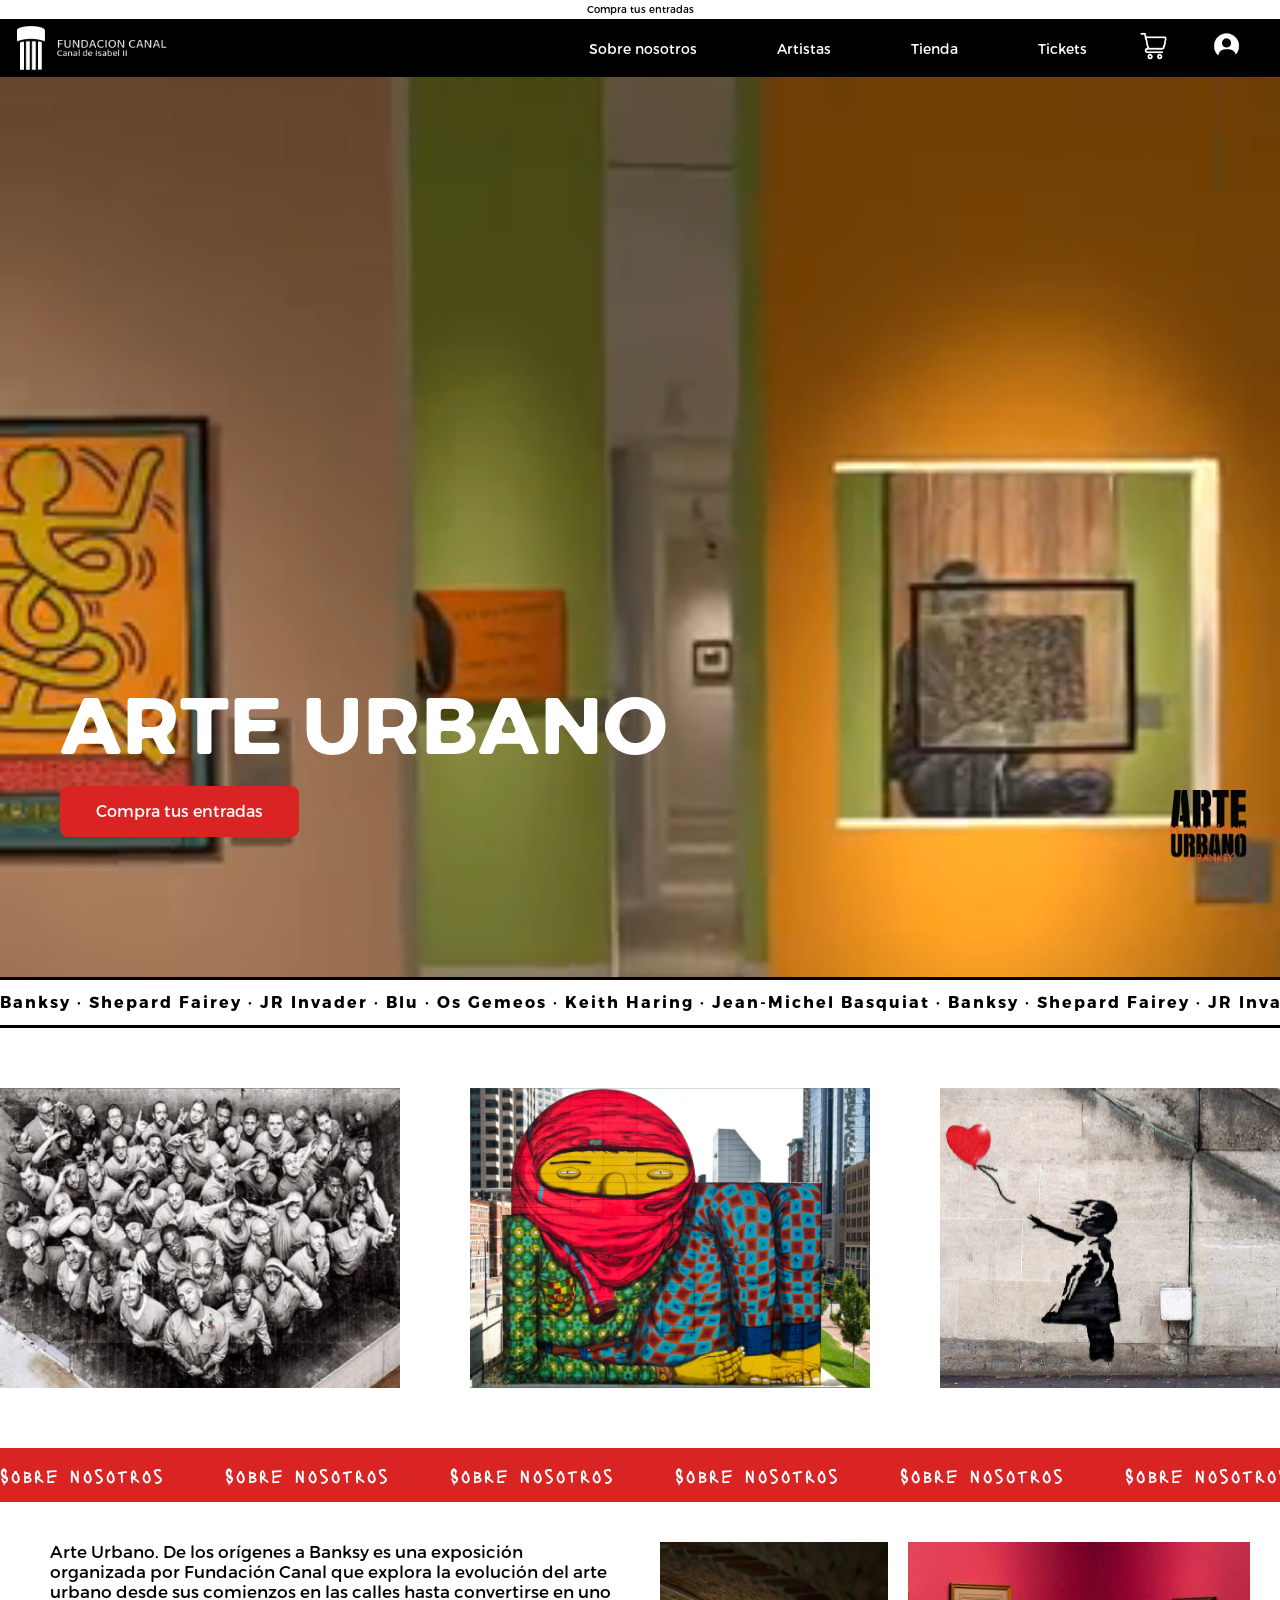
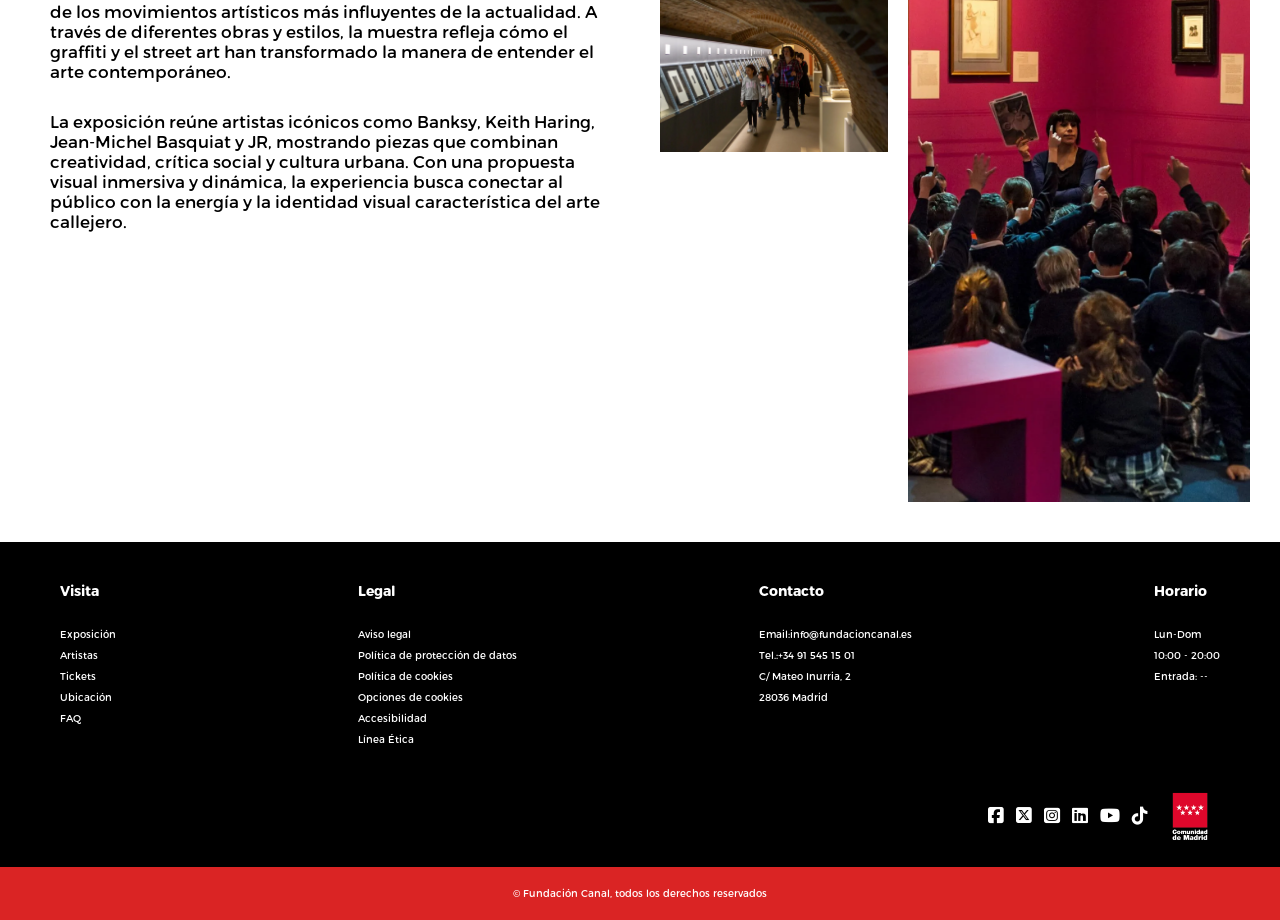
<file: index.html>
<!DOCTYPE html>
<html lang="en">
<head>
    <meta charset="UTF-8">
    <meta name="viewport" content="width=device-width, initial-scale=1.0">
    <title>Home</title>
    <link rel="stylesheet" href="https://cdnjs.cloudflare.com/ajax/libs/font-awesome/6.5.0/css/all.min.css">
    <link rel="stylesheet" href="CSS/style.css">
</head>
<body>
    <div class="compra-entradas">
        <a href="">Compra tus entradas</a>
    </div>

    <header>

        <!-- LOGO FUNDACION CANAL -->
        <img class="LOGO" src="media/img/LOGO_CANAL.webp" alt="Logo">

        <!-- Menú desktop -->
        <nav class="nav-desktop">
            <ul class="menu-desktop">
                <li><a href="#">Sobre nosotros</a></li>
                <li><a href="#">Artistas</a></li>
                <li><a href="#">Tienda</a></li>
                <li><a href="#">Tickets</a></li>
            </ul>
        </nav>

        <div class="header-icons">
            <a href=""><img class="carrito_compra" src="media/img/icono_compra.webp" alt="carrito_compra"></a>
            
            <a href=""><img class="user" src="media/img/icono_user.webp" alt="User"></a>
        </div>

     <!-- Icono hamnburguesa ( y x) (ADRINA)-->
        <input type="checkbox" id="sideMenu" class="side-menu">
        <label class="hamb" for="sideMenu">
            <i class="fa-solid fa-bars"></i>
            <i class="fa-solid fa-xmark"></i>
        </label>

        <!-- MENU CELULAR -->
        <nav class="nav-mobile">
            <ul class="menu-mobile">
                <li><a href="#">Sobre nosotros</a></li>
                <li><a href="#">Artistas</a></li>
                <li><a href="#">Tienda</a></li>
                <li><a href="#">Tickets</a></li>
            </ul>
        </nav>
    </header>

        <!-- HERO -->
    <div id="hero">
        <video autoplay muted loop playsinline src="media/video/mudeo-de-arte-urbano.webm"></video>
        <div class="hero-content">
            <h1>ARTE URBANO</h1>
            <a href="#" class="btn-cta">Compra tus entradas</a>
        </div>
    </div>

        <!--ARTISITAS -->
    <div class="obras">
        <div class="obras-track">
            <span>Banksy · Shepard Fairey · JR Invader · Blu · Os Gemeos · Keith Haring · Jean-Michel Basquiat · Banksy · Shepard Fairey · JR Invader · Blu · Os Gemeos · Keith Haring · Jean-Michel Basquiat · Banksy · Shepard Fairey · JR Invader · Blu · Os Gemeos · Keith Haring · Jean-Michel Basquiat · Banksy · Shepard Fairey · JR Invader · Blu · Os Gemeos · Keith Haring · Jean-Michel Basquiat ·</span>
        </div>
    </div>

    <!-- CARRUSEL DE IMAGENES -->
    <div class="carrusel">
        <div class="carrusel-track">
            <img src="media/img/Obra_1.webp" alt="">
            <img src="media/img/Obra_2.webp" alt="">
            <img src="media/img/Obra_3.webp" alt="">
            <img src="media/img/Obra_4.webp" alt="">
            <img src="media/img/Obra_5.webp" alt="">
            <img src="media/img/Obra_6.webp" alt="">
            <img src="media/img/Obra_1.webp" alt="">
            <img src="media/img/Obra_2.webp" alt="">
            <img src="media/img/Obra_3.webp" alt="">
            <img src="media/img/Obra_4.webp" alt="">
            <img src="media/img/Obra_5.webp" alt="">
            <img src="media/img/Obra_6.webp" alt="">            

        </div>
    </div>

    <!-- TIRA DE SOBRE NOSOTROS -->
    <div class="sobrenosotros">
         <div class="sobrenosotros-track">
             <span> Sobre  nosotros </span>
             <span> Sobre  nosotros </span>
             <span> Sobre  nosotros </span>
             <span> Sobre  nosotros </span>
             <span> Sobre  nosotros </span>
             <span> Sobre  nosotros </span>
             <span> Sobre  nosotros </span>
             <span> Sobre  nosotros </span>
             <span> Sobre  nosotros </span>
             <span> Sobre  nosotros </span>
             <span> Sobre  nosotros </span>
             <span> Sobre  nosotros </span>
             <span> Sobre  nosotros </span>
        </div>
    </div>


    <section class="sect-sobre-noso">
        <div class="texto-sobre-noso">
            <p>Arte Urbano. De los orígenes a Banksy es una exposición organizada por Fundación Canal que explora la evolución del arte urbano desde sus comienzos en las calles hasta convertirse en uno de los movimientos artísticos más influyentes de la actualidad. A través de diferentes obras y estilos, la muestra refleja cómo el graffiti y el street art han transformado la manera de entender el arte contemporáneo.</p>
            <p>La exposición reúne artistas icónicos como Banksy, Keith Haring, Jean-Michel Basquiat y JR, mostrando piezas que combinan creatividad, crítica social y cultura urbana. Con una propuesta visual inmersiva y dinámica, la experiencia busca conectar al público con la energía y la identidad visual característica del arte callejero.</p>
        </div>
        <div class="img-sobre-noso">
            <img src="media/img/sobrenosotros_2.webp" alt="">
            <img src="media/img/sobrenosotros_1.webp" alt="">
        </div>
    </section>

    <div class="scroll-arriba">
        <a href="">
            <img class="Logo-arteurbano" src="media/img/Logo_Arte-Urbano.webp" alt="Volver arriba">
        </a>
    </div>

    <footer>
        <div class="footer-columnas">
            <div class="cont-col">
                <h4>Visita</h4>
                <a href="">Exposición</a>
                <a href="">Artistas</a>
                <a href="">Tickets</a>
                <a href="">Ubicación</a>
                <a href="">FAQ</a>
            </div>
            <div class="cont-col">
                <h4>Legal</h4>
                <a href="">Aviso legal</a>
                <a href="">Política de protección de datos</a>
                <a href="">Política de cookies</a>
                <a href="">Opciones de cookies</a>
                <a href="">Accesibilidad</a>
                <a href="">Línea Ética</a>
            </div>
            <div class="cont-col">
                <h4>Contacto</h4>
                <p>Email:info@fundacioncanal.es</p>
                <p>Tel.:+34 91 545 15 01</p>
                <p>C/ Mateo Inurria, 2</p>
                <p>28036 Madrid</p>
            </div>
            <div class="cont-col">
                <h4>Horario</h4>
                <p>Lun-Dom</p>
                <p>10:00 - 20:00</p>
                <p>Entrada: --</p>
            </div>
        </div>
         <div class="footer-redes">
            <a href="">
                <i class="fa-brands fa-square-facebook" style="color: rgb(255, 255, 255);"></i>
            </a>
            <a href="">
                 <i class="fa-brands fa-square-x-twitter" style="color: rgb(255, 255, 255);"></i>
            </a>
            <a href="">
                <i class="fa-brands fa-square-instagram" style="color: rgb(255, 255, 255);"></i>
            </a>
            <a href="">
                <i class="fa-brands fa-linkedin" style="color: rgb(255, 255, 255);"></i>
             </a>
            <a href="">
                <i class="fa-brands fa-youtube" style="color: rgb(255, 255, 255);"></i>
            </a>
            <a href="">
                <i class="fa-brands fa-tiktok" style="color: rgb(255, 255, 255);"></i>
            </a>
            <img src="media/img/Logo-Comunidad_Madrid.png" alt="">
        </div>

        <div class="footer-copy">
            <p>© Fundación Canal, todos los derechos reservados</p>
        </div>
        
    </footer>



    

</body>
</html>
</file>
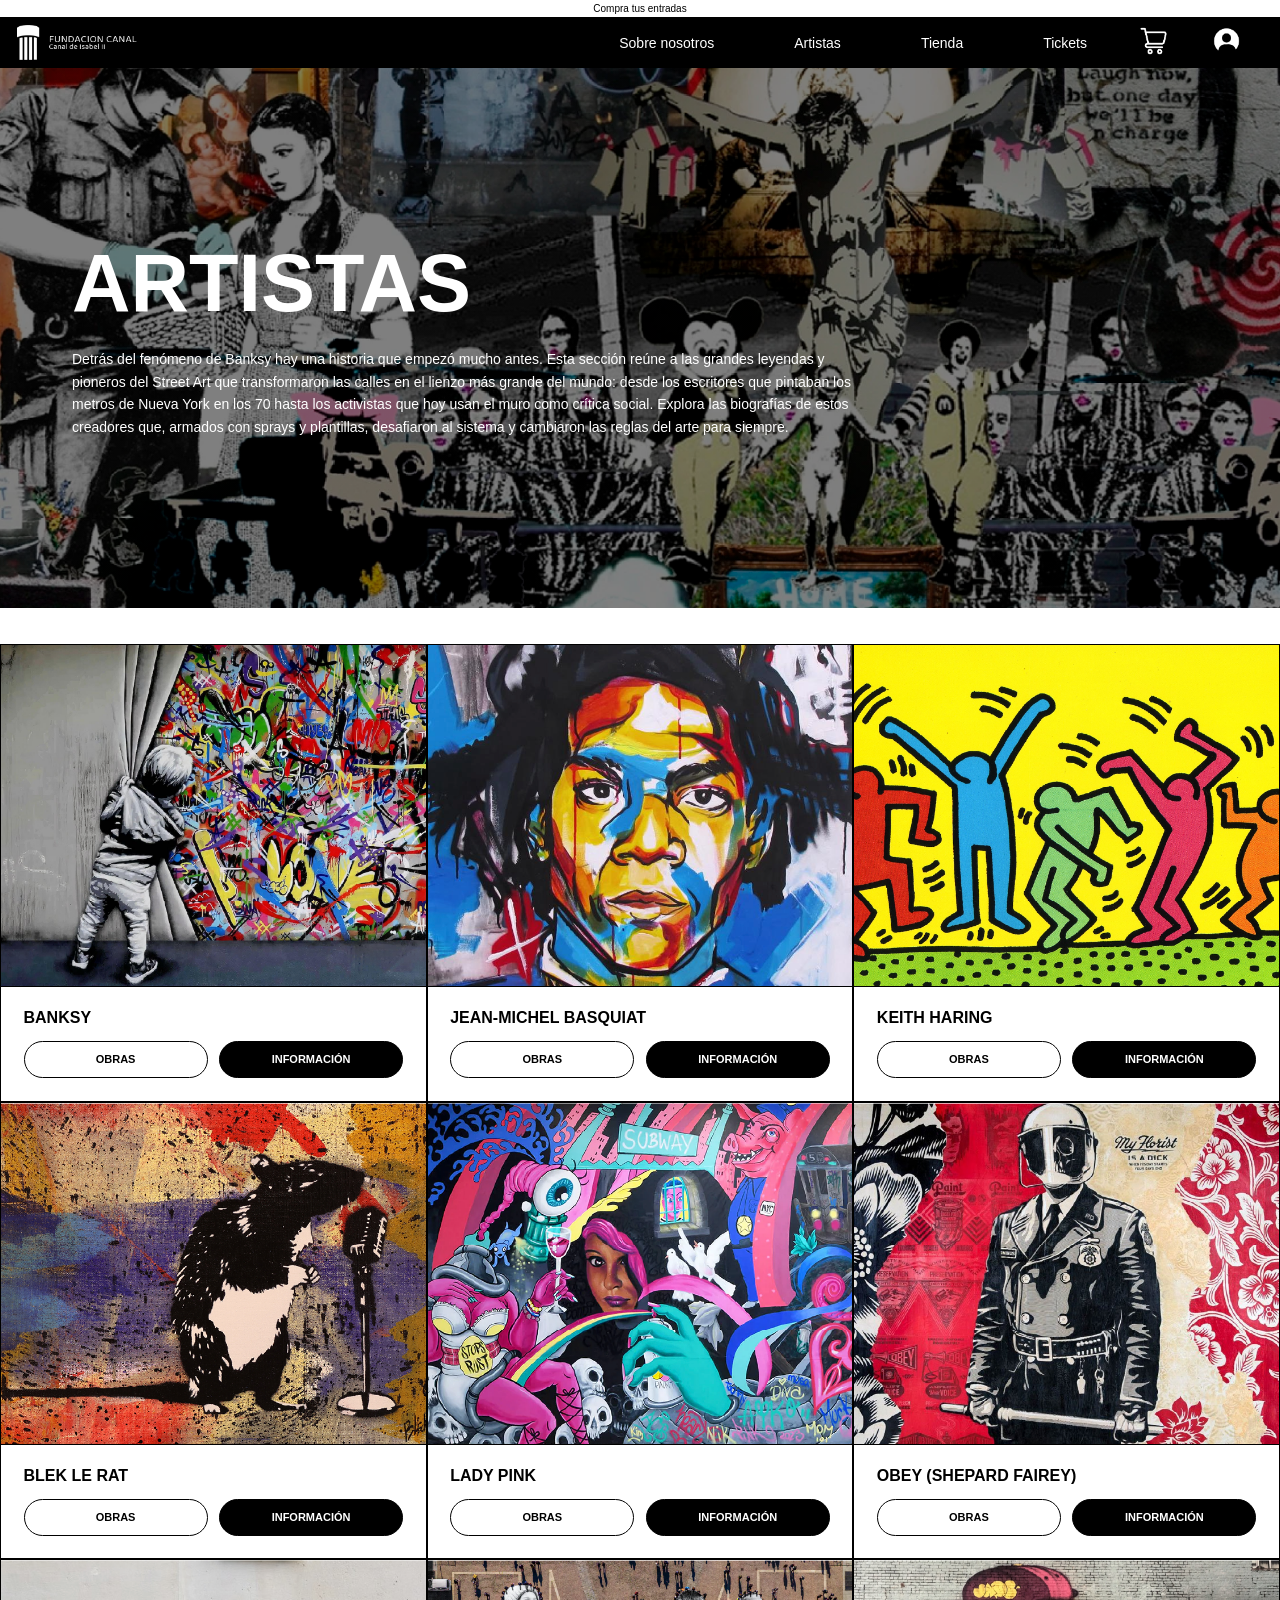
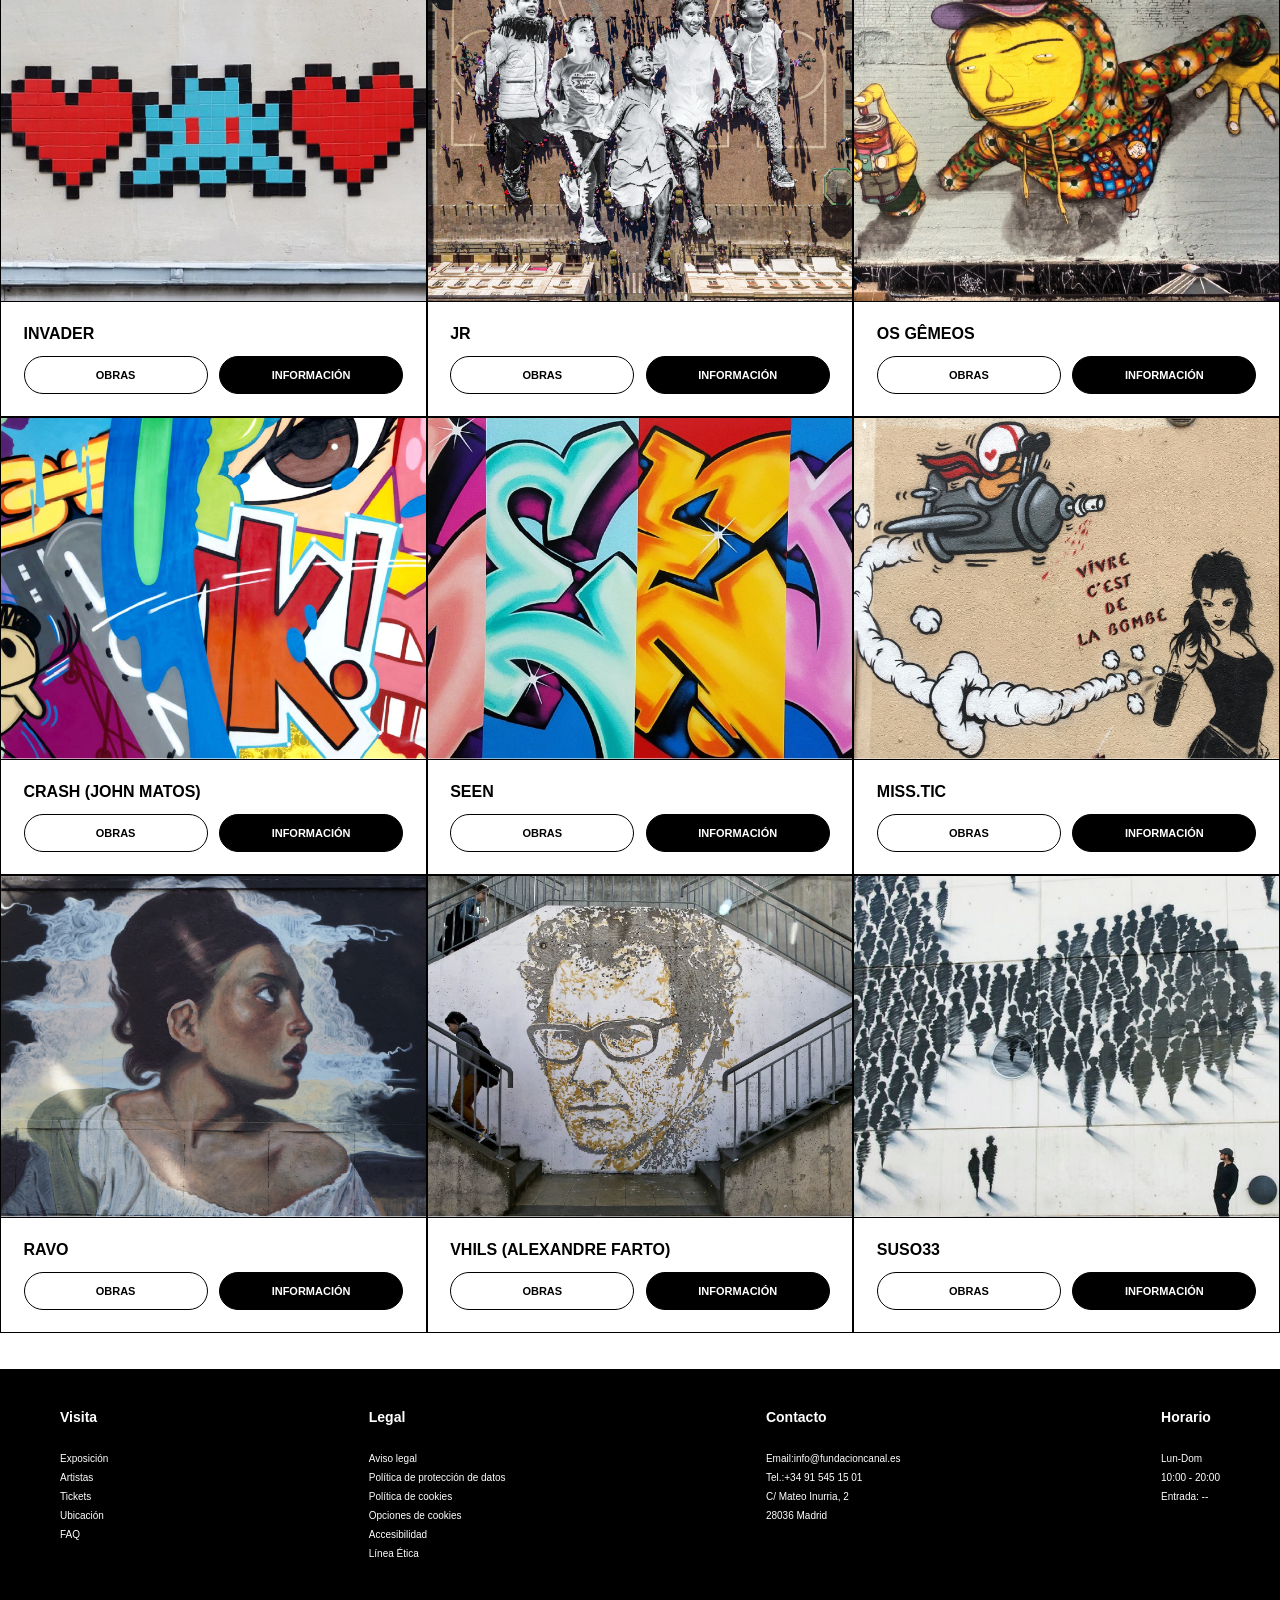
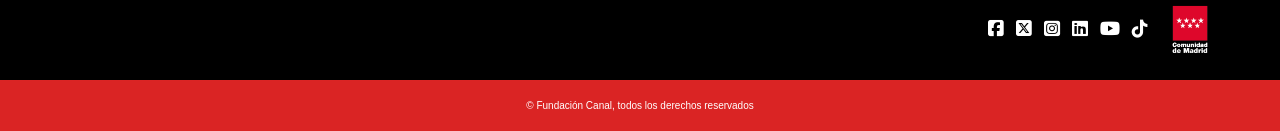
<file: artistas.html>
<!DOCTYPE html>
<html lang="es">
    <head>
        <meta charset="UTF-8">
        <meta name="viewport" content="width=device-width, initial-scale=1.0">
        <title>Artistas</title>

        <!-- TIPOGRAFÍA -->
            <link rel="stylesheet" href="https://cdnjs.cloudflare.com/ajax/libs/font-awesome/6.5.0/css/all.min.css">
            
        <!-- CSS -->
            <link rel="stylesheet" href="styledani.css">
    </head>




    <body>
        <!-- MENÚ GABRIELA -->
            <div class="compra-entradas">
                <a href="">Compra tus entradas</a>
            </div>

            <header>
                <img class="LOGO" src="media/img/LOGO_CANAL.webp" alt="Logo">

                <nav class="nav-desktop">
                        <ul class="menu-desktop">
                            <li><a href="#">Sobre nosotros</a></li>
                            <li><a href="#">Artistas</a></li>
                            <li><a href="#">Tienda</a></li>
                            <li><a href="#">Tickets</a></li>
                        </ul>
                </nav>

                <div class="header-icons">
                    <a href=""><img class="carrito_compra" src="media/img/icono_compra.webp" alt="carrito_compra"></a>
                    <a href=""><img class="user" src="media/img/icono_user.webp" alt="User"></a>
                </div>

                <input type="checkbox" id="sideMenu" class="side-menu">
                <label class="hamb" for="sideMenu">
                    <i class="fa-solid fa-bars"></i>
                    <i class="fa-solid fa-xmark"></i>
                </label>

                <nav class="nav-mobile">
                    <ul class="menu-mobile">
                        <li><a href="#">Sobre nosotros</a></li>
                        <li><a href="#">Artistas</a></li>
                        <li><a href="#">Tienda</a></li>
                        <li><a href="#">Tickets</a></li>
                    </ul>
                </nav>
            </header>




        <!-- HERO ARTISTAS DANI -->
            <section id="hero-artistas">
                <div class="hero-artistas-content">
                    <h1>ARTISTAS</h1>
                    <p>Detrás del fenómeno de Banksy hay una historia que empezó mucho antes. Esta sección reúne a las grandes leyendas y pioneros del Street Art que transformaron las calles en el lienzo más grande del mundo: desde los escritores que pintaban los metros de Nueva York en los 70 hasta los activistas que hoy usan el muro como crítica social. Explora las biografías de estos creadores que, armados con sprays y plantillas, desafiaron al sistema y cambiaron las reglas del arte para siempre.</p>
                </div>
            </section>




        <!-- GRID ARTISTAS -->
        <main class="grid-artistas">

            <!-- BANKSY: -->
            <article class="tarjeta-artista">
                <div class="imagen-artista">
                    <img src="media/imgdani/artistas/banksy_artistas.webp" alt="Banksy">
                </div>
                <div class="info-artista">
                    <h2>BANKSY</h2>
                    <div class="botones-artista">
                        <a href="detalleartistasuno.html" class="btn-obras">OBRAS</a>
                        <a href="detalleartistasuno.html" class="btn-info">INFORMACIÓN</a>
                    </div>
                </div>
            </article>

            <!-- JEAN-MICHEL BASQUIAT -->
            <article class="tarjeta-artista">
                <div class="imagen-artista">
                    <img src="media/imgdani/artistas/basquiat_artistas.webp" alt="Jean-Michel Basquiat">
                </div>
                <div class="info-artista">
                    <h2>JEAN-MICHEL BASQUIAT</h2>
                    <div class="botones-artista">
                        <a href="detallesdeartistados.html" class="btn-obras">OBRAS</a>
                        <a href="detallesdeartistados.html" class="btn-info">INFORMACIÓN</a>
                    </div>
                </div>
            </article>

            <!-- KEITH HARING -->
            <article class="tarjeta-artista">
                <div class="imagen-artista">
                    <img src="media/imgdani/artistas/haring_artistas.webp" alt="Keith Haring">
                </div>
                <div class="info-artista">
                    <h2>KEITH HARING</h2>
                    <div class="botones-artista">
                        <a href="#" class="btn-obras">OBRAS</a>
                        <a href="#" class="btn-info">INFORMACIÓN</a>
                    </div>
                </div>
            </article>

            <!-- BLEK LE RAT -->
            <article class="tarjeta-artista">
                <div class="imagen-artista">
                    <img src="media/imgdani/artistas/rat_artistas.webp" alt="Blek Le Rat">
                </div>
                <div class="info-artista">
                    <h2>BLEK LE RAT</h2>
                    <div class="botones-artista">
                        <a href="#" class="btn-obras">OBRAS</a>
                        <a href="#" class="btn-info">INFORMACIÓN</a>
                    </div>
                </div>
            </article>

            <!-- LADY PINK -->
            <article class="tarjeta-artista">
                <div class="imagen-artista">
                    <img src="media/imgdani/artistas/pink_artistas.webp" alt="Lady Pink">
                </div>
                <div class="info-artista">
                    <h2>LADY PINK</h2>
                    <div class="botones-artista">
                        <a href="#" class="btn-obras">OBRAS</a>
                        <a href="#" class="btn-info">INFORMACIÓN</a>
                    </div>
                </div>
            </article>

            <!-- OBEY (SHEPARD FAIREY) -->
            <article class="tarjeta-artista">
                <div class="imagen-artista">
                    <img src="media/imgdani/artistas/obey_artistas.webp" alt="Obey">
                </div>
                <div class="info-artista">
                    <h2>OBEY (SHEPARD FAIREY)</h2>
                    <div class="botones-artista">
                        <a href="#" class="btn-obras">OBRAS</a>
                        <a href="#" class="btn-info">INFORMACIÓN</a>
                    </div>
                </div>
            </article>

            <!-- INVADER -->
            <article class="tarjeta-artista">
                <div class="imagen-artista">
                    <img src="media/imgdani/artistas/invader_artistas.webp" alt="Obey">
                </div>
                <div class="info-artista">
                    <h2>INVADER</h2>
                    <div class="botones-artista">
                        <a href="#" class="btn-obras">OBRAS</a>
                        <a href="#" class="btn-info">INFORMACIÓN</a>
                    </div>
                </div>
            </article>

            <!-- JR -->
            <article class="tarjeta-artista">
                <div class="imagen-artista">
                    <img src="media/imgdani/artistas/jr_artistas.webp" alt="Obey">
                </div>
                <div class="info-artista">
                    <h2>JR</h2>
                    <div class="botones-artista">
                        <a href="#" class="btn-obras">OBRAS</a>
                        <a href="#" class="btn-info">INFORMACIÓN</a>
                    </div>
                </div>
            </article>

            <!-- OS GEMEOS -->
            <article class="tarjeta-artista">
                <div class="imagen-artista">
                    <img src="media/imgdani/artistas/gemeos_artistas.webp" alt="Obey">
                </div>
                <div class="info-artista">
                    <h2>OS GÊMEOS</h2>
                    <div class="botones-artista">
                        <a href="#" class="btn-obras">OBRAS</a>
                        <a href="#" class="btn-info">INFORMACIÓN</a>
                    </div>
                </div>
            </article>

            <!-- CRASH -->
            <article class="tarjeta-artista">
                <div class="imagen-artista">
                    <img src="media/imgdani/artistas/crash_artistas.webp" alt="Obey">
                </div>
                <div class="info-artista">
                    <h2>CRASH (JOHN MATOS)</h2>
                    <div class="botones-artista">
                        <a href="#" class="btn-obras">OBRAS</a>
                        <a href="#" class="btn-info">INFORMACIÓN</a>
                    </div>
                </div>
            </article>

            <!-- SEEN -->
            <article class="tarjeta-artista">
                <div class="imagen-artista">
                    <img src="media/imgdani/artistas/seen_artistas.webp" alt="Obey">
                </div>
                <div class="info-artista">
                    <h2>SEEN</h2>
                    <div class="botones-artista">
                        <a href="#" class="btn-obras">OBRAS</a>
                        <a href="#" class="btn-info">INFORMACIÓN</a>
                    </div>
                </div>
            </article>

            <!-- MISS.TIC -->
            <article class="tarjeta-artista">
                <div class="imagen-artista">
                    <img src="media/imgdani/artistas/miss_artistas.webp" alt="Obey">
                </div>
                <div class="info-artista">
                    <h2>MISS.TIC</h2>
                    <div class="botones-artista">
                        <a href="#" class="btn-obras">OBRAS</a>
                        <a href="#" class="btn-info">INFORMACIÓN</a>
                    </div>
                </div>
            </article>

            <!-- RAVO -->
            <article class="tarjeta-artista">
                <div class="imagen-artista">
                    <img src="media/imgdani/artistas/ravo_artistas.webp" alt="Obey">
                </div>
                <div class="info-artista">
                    <h2>RAVO</h2>
                    <div class="botones-artista">
                        <a href="#" class="btn-obras">OBRAS</a>
                        <a href="#" class="btn-info">INFORMACIÓN</a>
                    </div>
                </div>
            </article>

            <!-- VHILS -->
            <article class="tarjeta-artista">
                <div class="imagen-artista">
                    <img src="media/imgdani/artistas/vhils_artistas.webp" alt="Obey">
                </div>
                <div class="info-artista">
                    <h2>VHILS (ALEXANDRE FARTO)</h2>
                    <div class="botones-artista">
                        <a href="#" class="btn-obras">OBRAS</a>
                        <a href="#" class="btn-info">INFORMACIÓN</a>
                    </div>
                </div>
            </article>

            <!-- SUSO -->
            <article class="tarjeta-artista">
                <div class="imagen-artista">
                    <img src="media/imgdani/artistas/suso_artistas.webp" alt="Obey">
                </div>
                <div class="info-artista">
                    <h2>SUSO33</h2>
                    <div class="botones-artista">
                        <a href="#" class="btn-obras">OBRAS</a>
                        <a href="#" class="btn-info">INFORMACIÓN</a>
                    </div>
                </div>
            </article>

            </main>



        <!-- FOOTER: GABRIELA -->
        <footer>
            <div class="footer-columnas">
                <div class="cont-col">
                    <h4>Visita</h4>
                    <a href="">Exposición</a>
                    <a href="">Artistas</a>
                    <a href="">Tickets</a>
                    <a href="">Ubicación</a>
                    <a href="">FAQ</a>
                </div>
                <div class="cont-col">
                    <h4>Legal</h4>
                    <a href="">Aviso legal</a>
                    <a href="">Política de protección de datos</a>
                    <a href="">Política de cookies</a>
                    <a href="">Opciones de cookies</a>
                    <a href="">Accesibilidad</a>
                    <a href="">Línea Ética</a>
                </div>
                <div class="cont-col">
                    <h4>Contacto</h4>
                    <p>Email:info@fundacioncanal.es</p>
                    <p>Tel.:+34 91 545 15 01</p>
                    <p>C/ Mateo Inurria, 2</p>
                    <p>28036 Madrid</p>
                </div>
                <div class="cont-col">
                    <h4>Horario</h4>
                    <p>Lun-Dom</p>
                    <p>10:00 - 20:00</p>
                    <p>Entrada: --</p>
                </div>
            </div>
            
            <div class="footer-redes">
                <a href=""><i class="fa-brands fa-square-facebook" style="color: white;"></i></a>
                <a href=""><i class="fa-brands fa-square-x-twitter" style="color: white;"></i></a>
                <a href=""><i class="fa-brands fa-square-instagram" style="color: white;"></i></a>
                <a href=""><i class="fa-brands fa-linkedin" style="color: white;"></i></a>
                <a href=""><i class="fa-brands fa-youtube" style="color: white;"></i></a>
                <a href=""><i class="fa-brands fa-tiktok" style="color: white;"></i></a>
                <img src="media/img/Logo-Comunidad_Madrid.png" alt="">
            </div>

            <div class="footer-copy">
                <p>© Fundación Canal, todos los derechos reservados</p>
            </div>
        </footer>

    </body>
</html>
</file>
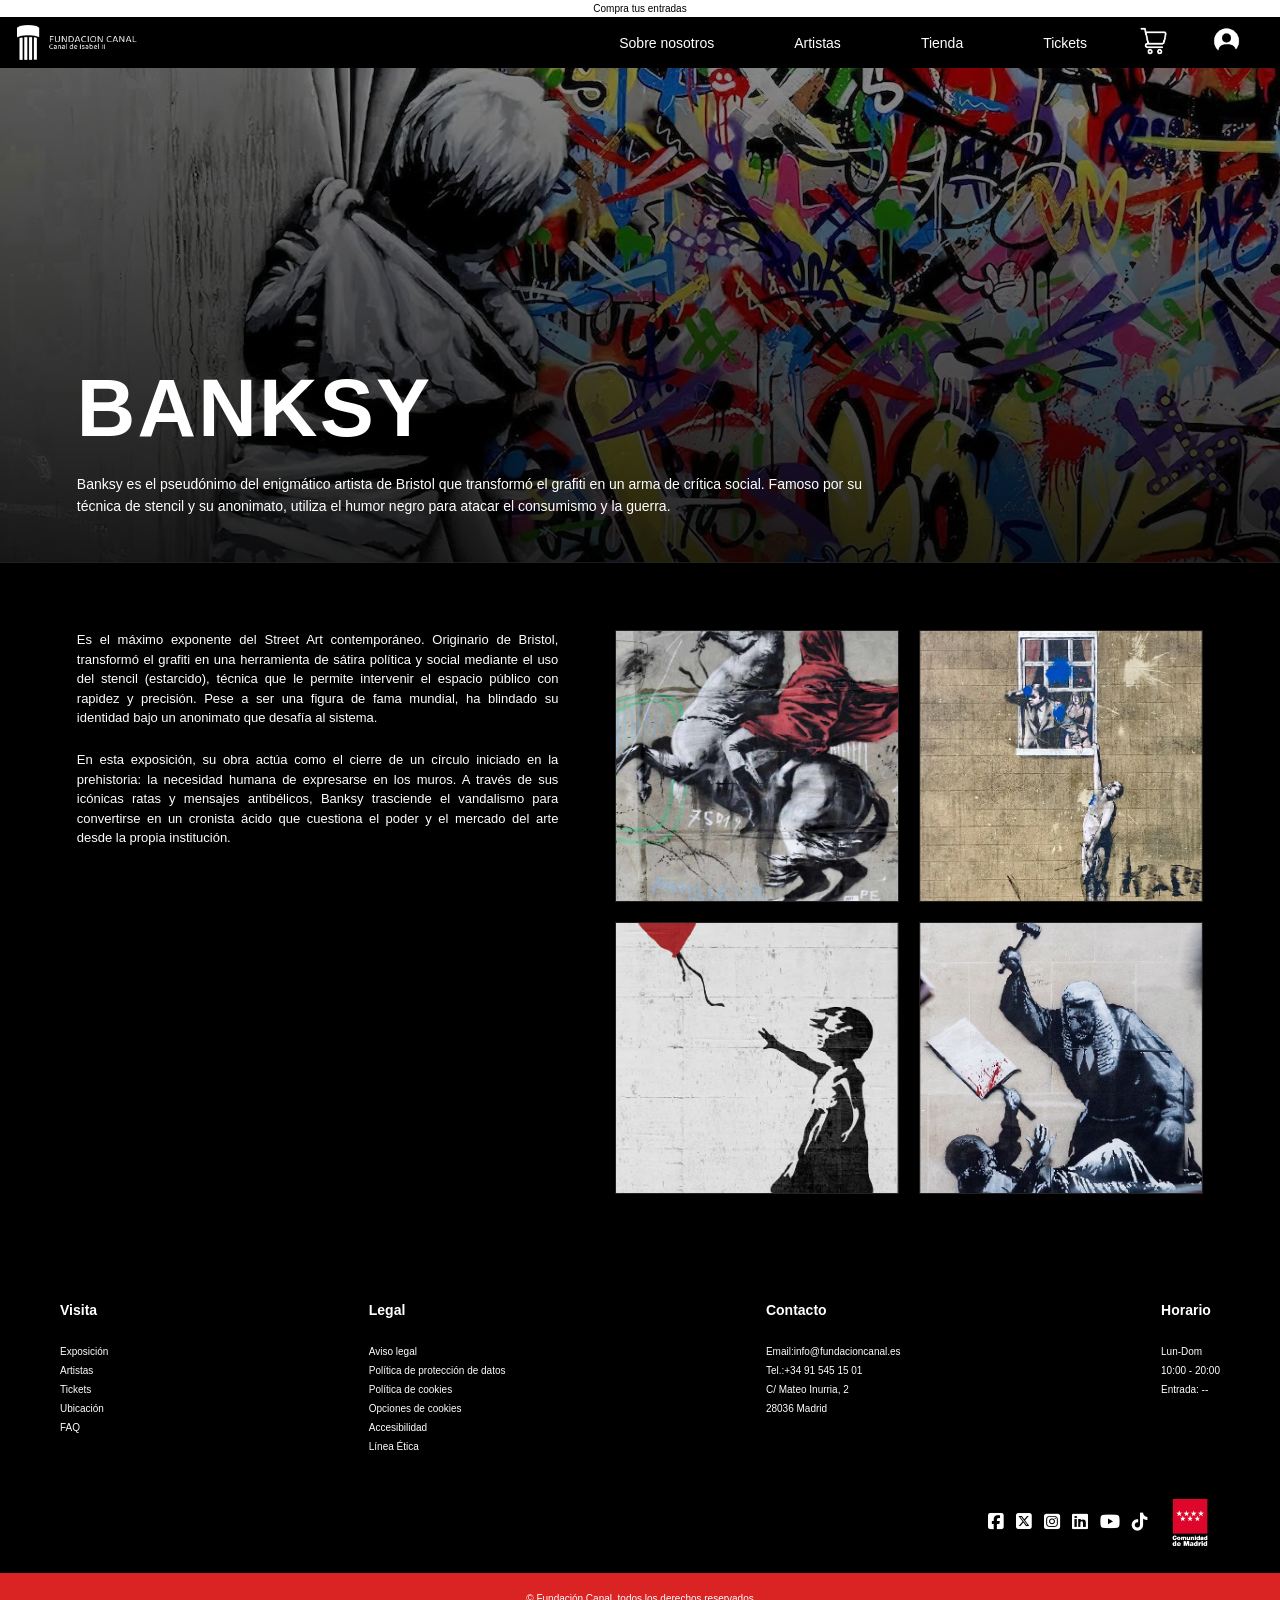
<file: detalleartistasuno.html>
<!DOCTYPE html>
<html lang="es">
    <head>
        <meta charset="UTF-8">
        <meta name="viewport" content="width=device-width, initial-scale=1.0">
        <title>Detalles de Banksy</title>

        <!-- TIPOGRAFÍA -->
            <link rel="stylesheet" href="https://cdnjs.cloudflare.com/ajax/libs/font-awesome/6.5.0/css/all.min.css">
            
        <!-- CSS -->
            <link rel="stylesheet" href="styledani.css">

        <!-- JAVASCRIPT -->
        <script src="js/script.js"></script>
    </head>



    <body>
        <!-- MENÚ GABRIELA -->
        <div class="compra-entradas">
            <a href="#">Compra tus entradas</a>
        </div>

        <header class="header-corporativo">
            <img class="LOGO" src="media/img/LOGO_CANAL.webp" alt="Logo">

            <nav class="nav-desktop">
                <ul class="menu-desktop">
                    <li><a href="#">Sobre nosotros</a></li>
                    <li><a href="artistas.html">Artistas</a></li>
                    <li><a href="#">Tienda</a></li>
                    <li><a href="#">Tickets</a></li>
                </ul>
            </nav>

            <div class="header-icons">
                <a href=""><img class="carrito_compra" src="media/img/icono_compra.webp" alt="carrito_compra"></a>
                <a href=""><img class="user" src="media/img/icono_user.webp" alt="User"></a>
            </div>

            <input type="checkbox" id="sideMenu" class="side-menu">
            <label class="hamb" for="sideMenu">
                <i class="fa-solid fa-bars"></i>
                <i class="fa-solid fa-xmark"></i>
            </label>

            <nav class="nav-mobile">
                <ul class="menu-mobile">
                    <li><a href="#">Sobre nosotros</a></li>
                    <li><a href="artistas.html">Artistas</a></li>
                    <li><a href="#">Tienda</a></li>
                    <li><a href="#">Tickets</a></li>
                </ul>
            </nav>
        </header>


        <!-- DETALLES DE ARTISTA DANI -->
        <section class="hero-detallesartista">
                <div class="hero-content">
                    <h1>BANKSY</h1>
                    <p>Banksy es el pseudónimo del enigmático artista de Bristol que transformó el grafiti en un arma de crítica social. Famoso por su técnica de stencil y su anonimato, utiliza el humor negro para atacar el consumismo y la guerra.</p>
                </div>
            </section>

            <main class="bloque-exposicion" id="zona-banksy">
                
                <article class="texto-introduccion">
                    <p>Es el máximo exponente del Street Art contemporáneo. Originario de Bristol, transformó el grafiti en una herramienta de sátira política y social mediante el uso del stencil (estarcido), técnica que le permite intervenir el espacio público con rapidez y precisión. Pese a ser una figura de fama mundial, ha blindado su identidad bajo un anonimato que desafía al sistema.</p>
                    <p>En esta exposición, su obra actúa como el cierre de un círculo iniciado en la prehistoria: la necesidad humana de expresarse en los muros. A través de sus icónicas ratas y mensajes antibélicos, Banksy trasciende el vandalismo para convertirse en un cronista ácido que cuestiona el poder y el mercado del arte desde la propia institución.</p>
                </article>

                <article class="zona-galeria">
                    <div class="galeria">
                        
                        <figure>
                            <img src="media/imgdani/detalle_artistas/banksy/bansky_uno.webp" alt="Napoleon looking east">
                            <figcaption>
                                <h3>Napoleon looking east</h3>
                                <p>Una reinterpretación satírica del clásico cuadro de Napoleón cruzando los Alpes, cubierto con una capa roja que vela su rostro.</p>
                            </figcaption>
                        </figure>

                        <figure>
                            <img src="media/imgdani/detalle_artistas/banksy/bansky_dos.webp" alt="Well hung lover">
                            <figcaption>
                                <h3>Well hung lover</h3>
                                <p>Obra pintada en una clínica de salud sexual en Bristol que muestra a un amante colgado de la ventana para evitar ser descubierto.</p>
                            </figcaption>
                        </figure>

                        <figure>
                            <img src="media/imgdani/detalle_artistas/banksy/bansky_tres.webp" alt="Girl with Balloon">
                            <figcaption>
                                <h3>Girl with Balloon</h3>
                                <p>Quizás la obra más icónica del artista, que muestra a una niña pequeña perdiendo un globo rojo con forma de corazón.</p>
                            </figcaption>
                        </figure>

                        <figure>
                            <img src="media/imgdani/detalle_artistas/banksy/bansky_cuatro.webp" alt="The Juxtaposition of law">
                            <figcaption>
                                <h3>The Juxtaposition of law</h3>
                                <p>Una pieza de crítica directa sobre las instituciones, los juicios de valor y el panorama judicial dentro del sistema actual.</p>
                            </figcaption>
                        </figure>

                    </div>
                </article>
            </main>

            <div id="modal">
                <span id="cerrar">&times;</span>
                <figure id="modal-figure"></figure>
            </div>


        <!-- FOOTER: GABRIELA -->  
        <footer>
            <div class="footer-columnas">
                <div class="cont-col">
                    <h4>Visita</h4>
                    <a href="">Exposición</a>
                    <a href="artistas.html">Artistas</a>
                    <a href="">Tickets</a>
                    <a href="">Ubicación</a>
                    <a href="">FAQ</a>
                </div>
                <div class="cont-col">
                    <h4>Legal</h4>
                    <a href="">Aviso legal</a>
                    <a href="">Política de protección de datos</a>
                    <a href="">Política de cookies</a>
                    <a href="">Opciones de cookies</a>
                    <a href="">Accesibilidad</a>
                    <a href="">Línea Ética</a>
                </div>
                <div class="cont-col">
                    <h4>Contacto</h4>
                    <p>Email:info@fundacioncanal.es</p>
                    <p>Tel.:+34 91 545 15 01</p>
                    <p>C/ Mateo Inurria, 2</p>
                    <p>28036 Madrid</p>
                </div>
                <div class="cont-col">
                    <h4>Horario</h4>
                    <p>Lun-Dom</p>
                    <p>10:00 - 20:00</p>
                    <p>Entrada: --</p>
                </div>
            </div>
            
            <div class="footer-redes">
                <a href=""><i class="fa-brands fa-square-facebook" style="color: white;"></i></a>
                <a href=""><i class="fa-brands fa-square-x-twitter" style="color: white;"></i></a>
                <a href=""><i class="fa-brands fa-square-instagram" style="color: white;"></i></a>
                <a href=""><i class="fa-brands fa-linkedin" style="color: white;"></i></a>
                <a href=""><i class="fa-brands fa-youtube" style="color: white;"></i></a>
                <a href=""><i class="fa-brands fa-tiktok" style="color: white;"></i></a>
                <img src="media/img/Logo-Comunidad_Madrid.png" alt="Comunidad de Madrid">
            </div>

            <div class="footer-copy">
                <p>© Fundación Canal, todos los derechos reservados</p>
            </div>
        </footer>

    </body>
</html>
</file>
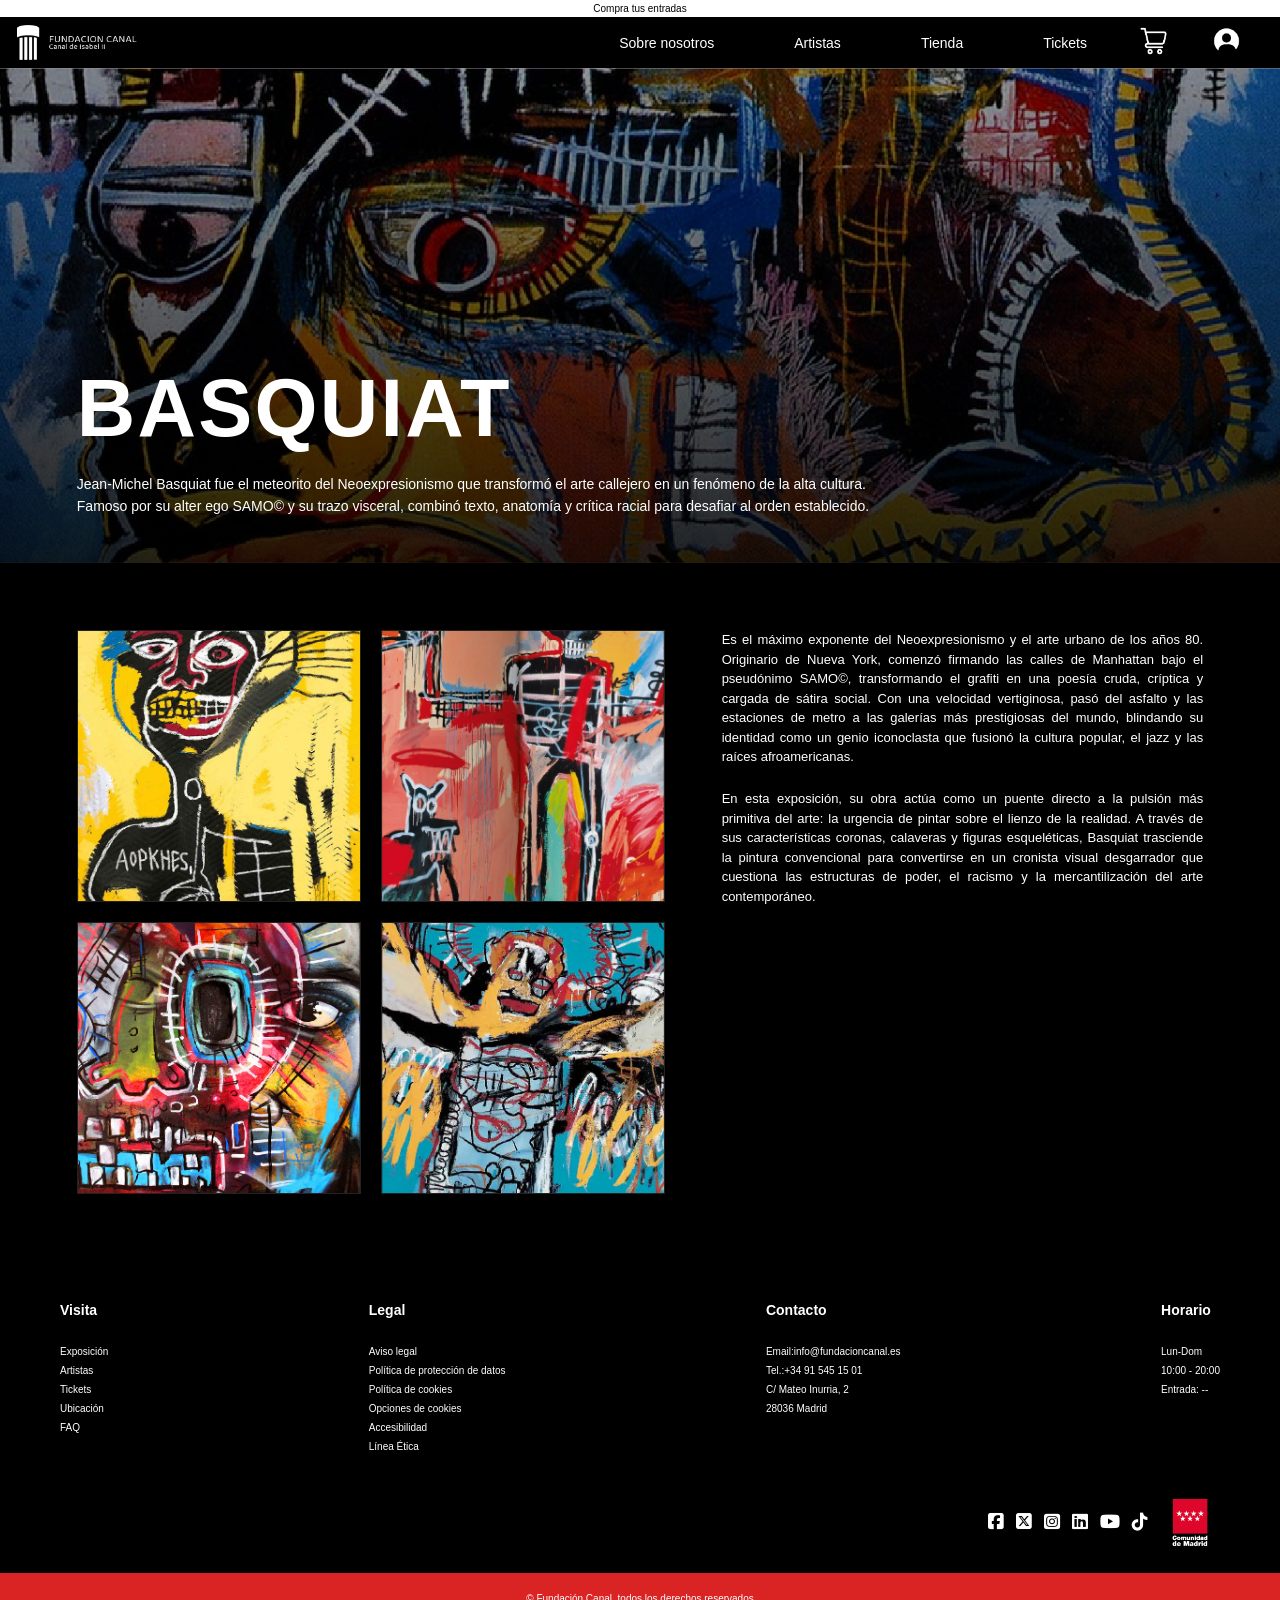
<file: detallesdeartistados.html>
<!DOCTYPE html>
<html lang="es">
    <head>
        <meta charset="UTF-8">
        <meta name="viewport" content="width=device-width, initial-scale=1.0">
        <title>Detalles de Basquiat</title>

        <!-- TIPOGRAFÍA -->
            <link rel="stylesheet" href="https://cdnjs.cloudflare.com/ajax/libs/font-awesome/6.5.0/css/all.min.css">
            
        <!-- CSS -->
            <link rel="stylesheet" href="styledani.css">

        <!-- JAVASCRIPT -->
        <script src="js/script.js"></script>
    </head>



    <body>
        <!-- MENÚ GABRIELA -->
        <div class="compra-entradas">
            <a href="#">Compra tus entradas</a>
        </div>

        <header class="header-corporativo">
            <img class="LOGO" src="media/img/LOGO_CANAL.webp" alt="Logo">

            <nav class="nav-desktop">
                <ul class="menu-desktop">
                    <li><a href="#">Sobre nosotros</a></li>
                    <li><a href="artistas.html">Artistas</a></li>
                    <li><a href="#">Tienda</a></li>
                    <li><a href="#">Tickets</a></li>
                </ul>
            </nav>

            <div class="header-icons">
                <a href=""><img class="carrito_compra" src="media/img/icono_compra.webp" alt="carrito_compra"></a>
                <a href=""><img class="user" src="media/img/icono_user.webp" alt="User"></a>
            </div>

            <input type="checkbox" id="sideMenu" class="side-menu">
            <label class="hamb" for="sideMenu">
                <i class="fa-solid fa-bars"></i>
                <i class="fa-solid fa-xmark"></i>
            </label>

            <nav class="nav-mobile">
                <ul class="menu-mobile">
                    <li><a href="#">Sobre nosotros</a></li>
                    <li><a href="artistas.html">Artistas</a></li>
                    <li><a href="#">Tienda</a></li>
                    <li><a href="#">Tickets</a></li>
                </ul>
            </nav>
        </header>


        <!-- DETALLES DE ARTISTA DANI -->
        <section class="hero-detallesartistados">
                <div class="hero-content">
                    <h1>BASQUIAT</h1>
                    <p>Jean-Michel Basquiat fue el meteorito del Neoexpresionismo que transformó el arte callejero en un fenómeno de la alta cultura. Famoso por su alter ego SAMO© y su trazo visceral, combinó texto, anatomía y crítica racial para desafiar al orden establecido.</p>
                </div>
            </section>

            <main class="bloque-exposicion orden-inverso" id="zona-banksy">
                
                <article class="texto-introduccion">
                    <p>Es el máximo exponente del Neoexpresionismo y el arte urbano de los años 80. Originario de Nueva York, comenzó firmando las calles de Manhattan bajo el pseudónimo SAMO©, transformando el grafiti en una poesía cruda, críptica y cargada de sátira social. Con una velocidad vertiginosa, pasó del asfalto y las estaciones de metro a las galerías más prestigiosas del mundo, blindando su identidad como un genio iconoclasta que fusionó la cultura popular, el jazz y las raíces afroamericanas.</p>
                    <p>En esta exposición, su obra actúa como un puente directo a la pulsión más primitiva del arte: la urgencia de pintar sobre el lienzo de la realidad. A través de sus características coronas, calaveras y figuras esqueléticas, Basquiat trasciende la pintura convencional para convertirse en un cronista visual desgarrador que cuestiona las estructuras de poder, el racismo y la mercantilización del arte contemporáneo.</p>
                </article>

                <article class="zona-galeria">
                    <div class="galeria">
                        
                        <figure>
                            <img src="media/imgdani/detalle_artistas/basquiat/basquiat_uno .webp" alt="Aopkhes">
                            <figcaption>
                                <h3>Aopkhes</h3>
                                <p>Un imponente torso negro sobre un fondo amarillo vibrante, donde destaca la palabra "AOPKHES" inscrita en el pecho junto a una enigmática estructura ósea.</p>
                            </figcaption>
                        </figure>

                        <figure>
                           <img src="media/imgdani/detalle_artistas/basquiat/basquiat_dos .webp" alt="Untitled">
                            <figcaption>
                                <h3>Untitled</h3>
                                <p>Una silueta esquelética de trazo enérgico y furioso que alza los brazos sobre un fondo rojizo y anaranjado, capturando la angustia existencial del ser humano.</p>
                            </figcaption>
                        </figure>

                        <figure>
                           <img src="media/imgdani/detalle_artistas/basquiat/basquiat_tres .webp" alt="Profit I">
                            <figcaption>
                                <h3>Profit I</h3>
                                <p>Una sobrecogedora composición neoexpresionista centrada en un cráneo de ojos desorbitados y dientes expuestos, envuelto en una maraña de trazos negros y rojos.</p>
                            </figcaption>
                        </figure>

                        <figure>
                            <img src="media/imgdani/detalle_artistas/basquiat/basquiat_cuatro.webp" alt="Untitled (Fallen Angel)">
                            <figcaption>
                                <h3>Untitled (Fallen Angel)</h3>
                                <p>Una icónica figura alada que flota o cae contra un fondo azul eléctrico, coronada por una aureola espinada que simboliza la vulnerabilidad, la genialidad y la tragedia.</p>
                            </figcaption>
                        </figure>

                    </div>
                </article>
            </main>

            <div id="modal">
                <span id="cerrar">&times;</span>
                <figure id="modal-figure"></figure>
            </div>


        <!-- FOOTER: GABRIELA -->  
        <footer>
            <div class="footer-columnas">
                <div class="cont-col">
                    <h4>Visita</h4>
                    <a href="">Exposición</a>
                    <a href="artistas.html">Artistas</a>
                    <a href="">Tickets</a>
                    <a href="">Ubicación</a>
                    <a href="">FAQ</a>
                </div>
                <div class="cont-col">
                    <h4>Legal</h4>
                    <a href="">Aviso legal</a>
                    <a href="">Política de protección de datos</a>
                    <a href="">Política de cookies</a>
                    <a href="">Opciones de cookies</a>
                    <a href="">Accesibilidad</a>
                    <a href="">Línea Ética</a>
                </div>
                <div class="cont-col">
                    <h4>Contacto</h4>
                    <p>Email:info@fundacioncanal.es</p>
                    <p>Tel.:+34 91 545 15 01</p>
                    <p>C/ Mateo Inurria, 2</p>
                    <p>28036 Madrid</p>
                </div>
                <div class="cont-col">
                    <h4>Horario</h4>
                    <p>Lun-Dom</p>
                    <p>10:00 - 20:00</p>
                    <p>Entrada: --</p>
                </div>
            </div>
            
            <div class="footer-redes">
                <a href=""><i class="fa-brands fa-square-facebook" style="color: white;"></i></a>
                <a href=""><i class="fa-brands fa-square-x-twitter" style="color: white;"></i></a>
                <a href=""><i class="fa-brands fa-square-instagram" style="color: white;"></i></a>
                <a href=""><i class="fa-brands fa-linkedin" style="color: white;"></i></a>
                <a href=""><i class="fa-brands fa-youtube" style="color: white;"></i></a>
                <a href=""><i class="fa-brands fa-tiktok" style="color: white;"></i></a>
                <img src="media/img/Logo-Comunidad_Madrid.png" alt="Comunidad de Madrid">
            </div>

            <div class="footer-copy">
                <p>© Fundación Canal, todos los derechos reservados</p>
            </div>
        </footer>

    </body>
</html>
</file>
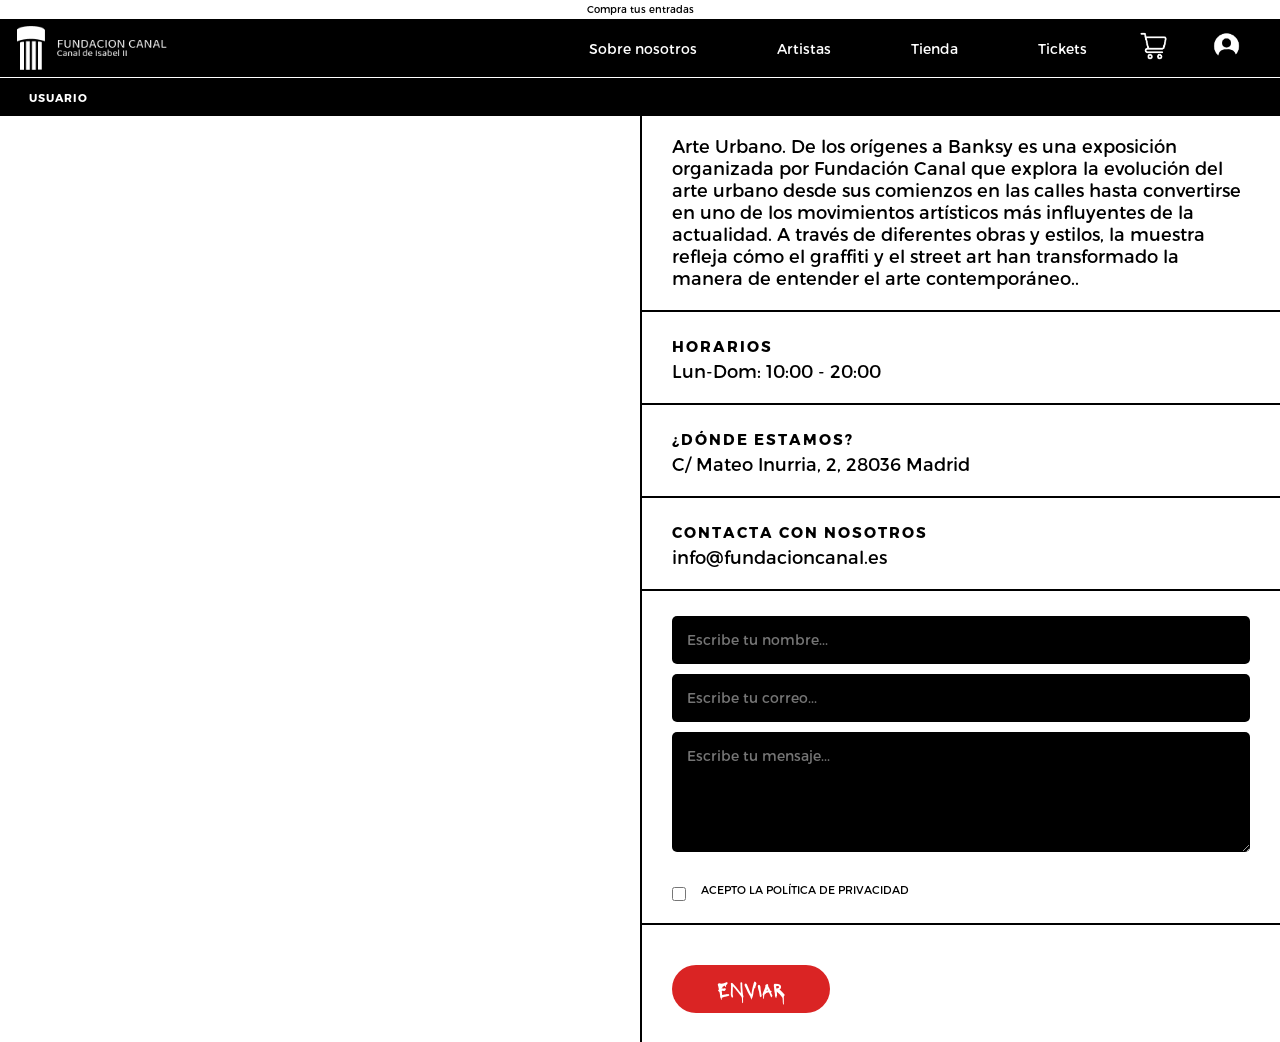
<file: sobre-nosotros.html>
<!DOCTYPE html>
<html lang="en">
<head>
    <meta charset="UTF-8">
    <meta name="viewport" content="width=device-width, initial-scale=1.0">
    <title>Sobre nosotros</title>
    <link rel="stylesheet" href="https://cdnjs.cloudflare.com/ajax/libs/font-awesome/6.5.0/css/all.min.css">
    <link rel="stylesheet" href="CSS/style.css">
</head>
<body>

     <div class="compra-entradas">
        <a href="">Compra tus entradas</a>
    </div>

    <header>

        <!-- LOGO FUNDACION CANAL -->
        <img class="LOGO" src="media/img/LOGO_CANAL.webp" alt="Logo">

        <!-- Menú desktop -->
        <nav class="nav-desktop">
            <ul class="menu-desktop">
                <li><a href="#">Sobre nosotros</a></li>
                <li><a href="#">Artistas</a></li>
                <li><a href="#">Tienda</a></li>
                <li><a href="#">Tickets</a></li>
            </ul>
        </nav>

        <div class="header-icons">
            <a href=""><img class="carrito_compra" src="media/img/icono_compra.webp" alt="carrito_compra"></a>
            
            <a href=""><img class="user" src="media/img/icono_user.webp" alt="User"></a>
        </div>

     <!-- Icono hamnburguesa ( y x) (ADRINA)-->
        <input type="checkbox" id="sideMenu" class="side-menu">
        <label class="hamb" for="sideMenu">
            <i class="fa-solid fa-bars"></i>
            <i class="fa-solid fa-xmark"></i>
        </label>

        <!-- MENU CELULAR -->
        <nav class="nav-mobile">
            <ul class="menu-mobile">
                <li><a href="#">Sobre nosotros</a></li>
                <li><a href="#">Artistas</a></li>
                <li><a href="#">Tienda</a></li>
                <li><a href="#">Tickets</a></li>
            </ul>
        </nav>
    </header>

     <div class="usuario">
         <div class="usuario-track">
             <span> Usuario </span>
        </div>
    </div>

<section class="sect-sobrenosotros">
    <div class="map-container">
        <iframe
            src="https://www.google.com/maps/embed?pb=!1m18!1m12!1m3!1d6070.8407397484725!2d-3.6905928232853573!3d40.465964271431694!2m3!1f0!2f0!3f0!3m2!1i1024!2i768!4f13.1!3m3!1m2!1s0xd422910d175a391%3A0x4426f7970bb2633d!2sFundaci%C3%B3n%20Canal!5e0!3m2!1ses!2ses!4v1779133505426!5m2!1ses!2ses"
            allowfullscreen=""
            loading="lazy">
        </iframe>
    </div>

    <div class="contenido-sobrenosotros">
        <p>Arte Urbano. De los orígenes a Banksy es una exposición organizada por Fundación Canal que explora la evolución del arte urbano desde sus comienzos en las calles hasta convertirse en uno de los movimientos artísticos más influyentes de la actualidad. A través de diferentes obras y estilos, la muestra refleja cómo el graffiti y el street art han transformado la manera de entender el arte contemporáneo..</p>


        <div>
            <h4>Horarios</h4>
            <p>Lun-Dom: 10:00 - 20:00</p>
        </div>
        <div>
            <h4>¿Dónde estamos?</h4>
            <p>C/ Mateo Inurria, 2, 28036 Madrid</p>
        </div>
        <div>
            <h4>Contacta con nosotros</h4>
            <p>info@fundacioncanal.es</p>
        </div>

        <div class="formulario">
        <input type="text" placeholder="Escribe tu nombre...">
        <input type="email" placeholder="Escribe tu correo...">
         <textarea placeholder="Escribe tu mensaje..."></textarea>
         <div class="form-aceptar">
    <input type="checkbox" id="privacidad">
    <label for="privacidad">ACEPTO LA POLÍTICA DE PRIVACIDAD</label>
</div>
        </div>



<button class="btn-enviar">ENVIAR</button>
        </div>
    </div>
</section>
    
</body>
</html>
</file>
<file: CSS/style.css>
@font-face {
    font-family: trueno;
    src: url(../Trueno-titulo.otf);
}

@font-face {
    font-family: lacquer;
    src: url(../Lacquer-Regular.ttf);
}

@font-face {
    font-family: trueno-regular;
    src: url(../Trueno-texto.otf);
}

:root {
    --tipo-grafia: trueno;
    --tipo-texto: trueno-regular;
    --tipo-deco: lacquer;
    --acen-color: #DA2424;
    --dark-color: #000000;
    --light-color: #ffffff;
}

* {
    margin: 0;
    padding: 0;
    box-sizing: border-box;
    font-size: 18px;
}

a {
    text-decoration: none;
}

ul {
    list-style: none;
}

.LOGO {
    width: 120px;
    height: auto;
    margin-left: 10px;
}

/* BARRA SUPERIOR */

.compra-entradas {
    background-color: var(--light-color);
    margin: 3px 0;
    display: flex;
    justify-content: center;
    align-items: center;
}

.compra-entradas a {
    color: var(--dark-color);
    font-family: var(--tipo-texto);
    font-weight: lighter;
    font-size: 10px;
}

/* HEADER */

header {
    position: sticky;
    top: 0;
    background-color: var(--dark-color);
    display: flex;
    justify-content: space-between;
    align-items: center;
    padding: 7px;
    z-index: 100;
}

header a {
    color: var(--light-color);
    font-family: var(--tipo-texto);
    font-size: 14px;
    font-weight: lighter;
    transition: 0.3s;
}

/* Esto lo que hace, es que cuando pasas el mouse por encima cambia de color */

header a:hover {
    color: var(--acen-color);
}

/* MENU DESKTOP */

.menu-desktop {
    display: flex;
    justify-content: center;
    align-items: center;
    gap: 80px;
}


.user {
    width: 33px;
    height: auto;
}

.carrito_compra {
    width: 33px;
    height: auto;
}

.nav-desktop {
    margin-left: auto;
}

/* esconde el chechbox */
.side-menu {
    display: none;
}

/* ICONO HAMBURGUESA */

.hamb {
    display: none;
    cursor: pointer;
    /* font-size: 33px; */
    color: var(--light-color);
}

.hamb .fa-xmark {
    display: none;
}

.hamb i {
    font-size: 29px;
}

/* MENU CELULAR */

.nav-mobile {
    width: 100%;
    position: fixed;
    top: 64px;
    left: 0;
    background-color: var(--dark-color);
    z-index: 9999;
    overflow: hidden;
    max-height: 0;
    transition: max-height 0.5s ease-in-out;
}

.menu-mobile {
    display: flex;
    flex-direction: column;
    justify-content: center;
    align-items: center;
    gap: 40px;
    padding: 40px 0;
}

.menu-mobile > li > a {
    font-size: 18px;
    color: var(--light-color);
    font-family: var(--tipo-texto);
    transition: 0.3s;
}

.menu-mobile > li > a:hover {
    color: var(--acen-color);
}

.header-icons {
    display: flex;
    align-items: center;
    gap: 40px;
    margin-left: 50px;
    margin-right: 30px;
}



/* Mostramos el menu mobile cuando se hace click en el icomo */
/* Toggle */
/* (ADRIAN) */
/* Selecciona .nav-mobilecuando el checkbox tiene el estado checked */
.side-menu:checked ~ .nav-mobile {
    max-height: 100vh;
}

.side-menu:checked ~ .hamb .fa-bars {
    display: none;
}

.side-menu:checked ~ .hamb .fa-xmark {
    display: block;
}



/* HERO */

#hero {
    position: relative;
    width: 100%;
    height: 100vh;
    overflow: hidden;
}

#hero video {
    position: absolute;
    top: 0;
    left: 0;
    width: 100%;
    height: 100%;
    object-fit: cover;
    object-position: center 33%;
}

.hero-content {
    position: absolute;
    bottom: 140px;
    left: 60px;
    z-index: 10;
}

.hero-content h1 {
    font-family: var(--tipo-grafia);
    font-size: 80px;
    color: var(--light-color);
    line-height: 1;
    margin-bottom: 20px;
}

.hero-content .btn-cta {
    background-color: var(--acen-color);
    color: var(--light-color);
    font-family: var(--tipo-texto);
    font-size: 16px;
    padding: 16px 36px;
    display: inline-block;
    border-radius: 8px;
}

.hero-content .btn-cta:hover {
    background-color: var(--light-color);
    color: var(--acen-color);
}

/* ARTISTAS */
.obras {
    background-color: var(--light-color);
    color: var(--dark-color);
    overflow: hidden;
    padding: 12px 0;
    white-space: nowrap;
    border-top: 3px solid var(--dark-color);
    border-bottom: 3px solid var(--dark-color);
}

.obras-track span {
    font-family: var(--tipo-grafia);
    font-size: 16px;
    letter-spacing: 2px;
    color: var(--dark-color);
    padding-right: 50px;
}

/* ANIMACION DE LA TIRA DE ARTISTAS */
.obras-track {
    display: inline-block;
    animation: obras 20s linear infinite;
}

@keyframes obras {
    0% { transform: translateX(0); }
    100% { transform: translateX(-50%); }
}

/* CARRUSEL DE OBRAS */

.carrusel {
    overflow: hidden;
    width: 100%;
    background-color: var(--light-color);
    padding: 60px 0;
}


.carrusel-track img {
    width: 400px;
    height: 300px;
    object-fit: cover;
}

/* ANIMACION DEL CARRUSEL DE OBRAS */
.carrusel-track {
    display: flex;
    gap: 70px;
    animation: carrusel 20s linear infinite;
}

@keyframes carrusel {
    0% { transform: translateX(0); }
    100% { transform: translateX(-50%); }
}

/* TIRA DE SOBRE NOSOTROS */
.sobrenosotros {
    background-color: var(--acen-color);
    color: var(--dark-color);
    overflow: hidden;
    padding: 15px 0;
    white-space: nowrap;
}


.sobrenosotros-track span {
    font-family: var(--tipo-deco);
    font-size: 20px;
    letter-spacing: 2px;
    color: var(--light-color);
}

/* ANIMACIONES DE LA TIRA SOBRENOSOTROS */
.sobrenosotros-track {
    display: flex;
    gap: 60px;
    animation: sobrenosotros 6s linear infinite;
}

@keyframes sobrenosotros {
    0% { transform: translate(0);}
    100% { transform: translate(-50%);}
}

/* SECCION DE SOBRE NOSOTROS */
.sect-sobre-noso {
    display: flex;
    gap: 60px;
    padding: 80px 30px;
    background-color: var(--light-color);
    align-items: flex-start;
    max-width: 1200px;
    margin: 0px auto;

}

.texto-sobre-noso {
    width: 50%;
    display: flex;
    flex-direction: column;
    gap: 30px;
}

.texto-sobre-noso p {
    font-family: var(--tipo-texto);
    font-size: 20px;
    color: var(--dark-color);
}

.img-sobre-noso {
    width: 50%;
    display: flex;
    flex-direction: row;
    gap: 20px;
}

.img-sobre-noso img:first-child {
    width: 40%;
    height: 210px;
    object-fit: cover;
}
.img-sobre-noso img:last-child{
    width: 60%;
    height: 560px;
    object-fit: cover;
}

/* ELEMENTO FIJO - VA PARA ARRIBA */

.scroll-arriba a {
    position: fixed;
    bottom: 30px;
    right: 30px;
    z-index: 999;
}

.Logo-arteurbano {
    width: 80px;
    height: auto;
}

/* FOOTER */

footer {
    background-color: var(--dark-color);
}

/* Aqui es donde se separan los textos por columnas */
.footer-columnas {
    display: flex;
    justify-content: space-between;
    padding: 40px 60px ;
    gap: 20px;
}

.cont-col {
    display: flex;
    flex-direction: column;
    gap: 8px;
}

.cont-col h4 {
    color: var(--light-color);
    font-family: var(--tipo-grafia);
    font-size: 14px;
    padding-bottom: 20px;
}

.cont-col a {
    color: var(--light-color);
    font-family: var(--tipo-texto);
    font-weight: lighter;
    font-size: 10px;
}

.cont-col p {
    color: var(--light-color);
    font-family: var(--tipo-texto);
    font-weight: lighter;
    font-size: 10px;
}

.footer-redes {
    display: flex;
    gap: 12px;
    align-items: center;
    justify-content: flex-end;
    padding: 0 60px;
    padding-bottom: 20px;
}

.footer-redes i {
    font-size: 18px;
}

.footer-redes img {
    width: 60px;
    height: auto;
}

.footer-copy {
    background-color: var(--acen-color);
    padding: 20px 0;
}

.footer-copy p {
    font-family: var(--tipo-texto);
    color: var(--light-color);
    display: flex;
    justify-content: center;
    font-size: 10px;
}


/* SOBRE NOSOTROS - PAGINA */

.usuario {
    background-color: var(--dark-color);
    width: 100%;
    padding: 15px 0;
    border-top: 1px solid rgb(255, 255, 255);
}

.usuario-track span {
    color: var(--light-color);
    font-family: var(--tipo-texto);
    font-weight: lighter;
    padding-left: 5px;
}

/* GOOGLE MAPS */

.sect-sobrenosotros {
    display: flex;
    flex-direction: row;
    border-top: 1px solid var(--dark-color);
    align-items: stretch;
    width: 100%;
    min-height: 100vh;
}
.map-container {
    width: 50%;
    position: relative;
    flex-shrink: 0;
}

.map-container iframe {
    position: absolute;
    top: 0;
    left: 0;
    width: 100%;
    height: 100%;
    border: 0;
}

.contenido-sobrenosotros {
    width: 50%;
    padding: 20px 30px 29px;
    display: flex;
    flex-direction: column;
    gap: 20px;
    border-left: 2px solid var(--dark-color);
    min-height: 100vh;
}

.contenido-sobrenosotros > p {
    border-bottom: 2px solid var(--dark-color);
    padding-bottom: 20px;
    margin: 0 -30px;
    padding-left: 30px;
    padding-right: 30px;
    font-family: var(--tipo-texto);
}

.contenido-sobrenosotros > div {
    border-bottom: 2px solid var(--dark-color);
    padding-bottom: 20px;
    padding-top: 5px;
    margin: 0 -30px;
    padding-left: 30px;
    padding-right: 30px;
    font-family: var(--tipo-texto);
    align-items: flex-start
}



.contenido-sobrenosotros div:first-child {
    border: 1px solid var(--dark-color);
}

.contenido-sobrenosotros h4 {
    font-family: var(--tipo-grafia);
    font-size: 15px;
    letter-spacing: 2px;
    text-transform: uppercase;
    margin-bottom: 5px;
}

/* FORMULARIO */
.formulario {
    display: flex;
    flex-direction: column;
    gap: 10px;
    flex-grow: 1;

}

.formulario input,
.formulario textarea {
    background-color: var(--dark-color);
    color: var(--light-color);
    border: none;
    padding: 15px;
    font-family: var(--tipo-texto);
    font-size: 14px;
    border-radius: 5px;
    width: 100%;
}

 .formulario textarea {
    flex-grow: 1;
    min-height: 120px;
} 

.form-aceptar > div {
    display: flex;
    flex-direction: row;
    gap: 10px;
    align-items: center;
    margin: 0;
    padding: 0;
}
#privacidad{
    width: 14px;
}

.form-aceptar label {
    font-family: var(--tipo-texto);
    font-size: 11px;
    color: var(--dark-color);
    text-transform: uppercase;
}

.btn-enviar {
    background-color: var(--acen-color);
    color: var(--light-color);
    border: none;
    padding: 12px 30px;
    font-family: var(--tipo-deco);
    font-size: 18px;
    cursor: pointer;
    border-radius: 25px;
    width: fit-content;
}

.btn-enviar:hover {
    background-color: var(--dark-color);
}


/* LUCÍA: USUARIO Y TIENDA */

/* TIPOGRAFÍAS */
@font-face {
    font-family: trueno;
    src: url(../tipos/Trueno-titulo.otf);
}

@font-face {
    font-family: lacquer;
    src: url(../tipos/Lacquer-Regular.ttf);
}

@font-face {
    font-family: trueno-regular;
    src: url(../tipos/Trueno-texto.otf);
}



:root {
    --tipo-grafia: trueno;
    --tipo-texto: trueno-regular;
    --tipo-deco: lacquer;
    --acen-color: #DA2424;
    --dark-color: #000000;
    --light-color: #ffffff;
}


* {
    margin: 0;
    padding: 0;
    box-sizing: border-box;
    font-size: 18px;
}


a {
    text-decoration: none;
}


ul {
    list-style: none;
}


.LOGO {
    width: 150px;
    height: auto;
    margin-left: 10px;
}




/* BARRA SUPERIOR */

.compra-entradas {
    background-color: var(--light-color);
    margin: 3px 0;
    display: flex;
    justify-content: center;
    align-items: center;
}

.compra-entradas a {
    color: var(--dark-color);
    font-family: var(--tipo-texto);
    font-weight: lighter;
    font-size: 10px;
}



/* HEADER */

header {
    position: sticky;
    top: 0;
    background-color: var(--dark-color);
    display: flex;
    justify-content: space-between;
    align-items: center;
    padding: 7px;
    z-index: 100;
}

header a {
    color: var(--light-color);
    font-family: var(--tipo-texto);
    font-size: 14px;
    font-weight: lighter;
    transition: 0.3s;
}

/* el mouse cambia de color */
header a:hover {
    color: var(--acen-color);
}




/* MENU DESKTOP */

.menu-desktop {
    display: flex;
    justify-content: center;
    align-items: center;
    gap: 80px;
}

.user {
    width: 33px;
    height: auto;
}

.carrito_compra {
    width: 33px;
    height: auto;
}

.nav-desktop {
    margin-left: auto;
}

/* esconde el chechbox */
.side-menu {
    display: none;
}



/* ICONO HAMBURGUESA */

.hamb {
    display: none;
    cursor: pointer;
    font-size: 29px;
    color: var(--light-color);
}

.hamb .fa-xmark {
    display: none;
}

.hamb i {
    font-size: 29px;
}



/* MENU MÓVIL */

.nav-mobile {
    width: 100%;
    position: fixed;
    top: 64px;
    left: 0;
    background-color: var(--dark-color);
    z-index: 9999;
    overflow: hidden;
    max-height: 0;
    transition: max-height 0.5s ease-in-out;
}

.menu-mobile {
    display: flex;
    flex-direction: column;
    justify-content: center;
    align-items: center;
    gap: 40px;
    padding: 40px 0;
}

.menu-mobile > li > a {
    font-size: 18px;
    color: var(--light-color);
    font-family: var(--tipo-texto);
    transition: 0.3s;
}

.menu-mobile > li > a:hover {
    color: var(--acen-color);
}

.header-icons {
    display: flex;
    align-items: center;
    gap: 40px;
    margin-left: 50px;
    margin-right: 30px;
}



/* Mostramos el menu mobile cuando se hace click en el icomo */
/* Toggle */
/* (ADRIAN) */
/* Selecciona .nav-mobilecuando el checkbox tiene el estado checked */
.side-menu:checked ~ .nav-mobile {
    max-height: 100vh;
}

.side-menu:checked ~ .hamb .fa-bars {
    display: none;
}

.side-menu:checked ~ .hamb .fa-xmark {
    display: block;
}




/* HERO */
#hero {
    position: relative;
    width: 100%;
    height: 100vh;
    overflow: hidden;
}

#hero img {
    width: 100%;
    height: 100%;
    object-fit: cover;
    object-position: center;
    display: block;
}

.hero-content {
    position: absolute;
    bottom: 140px;
    left: 60px;
    z-index: 10;
}

.hero-content h1 {
    font-family: var(--tipo-grafia);
    font-size: 80px;
    color: var(--light-color);
    line-height: 1;
    margin-bottom: 20px;
}

.hero-content .btn-cta {
    background-color: var(--acen-color);
    color: var(--light-color);
    font-family: var(--tipo-texto);
    font-size: 16px;
    padding: 16px 36px;
    display: inline-block;
    border-radius: 8px;
}




/* TIRA DE SOBRE NOSOTROS */
.sobrenosotros {
    background-color: var(--acen-color);
    color: var(--dark-color);
    overflow: hidden;
    padding: 15px 0;
    white-space: nowrap;
}


.sobrenosotros-track span {
    font-family: var(--tipo-deco);
    font-size: 20px;
    letter-spacing: 2px;
    color: var(--light-color);
}

/* ANIMACIONES DE LA TIRA SOBRENOSOTROS */
.sobrenosotros-track {
    display: flex;
    gap: 60px;
    animation: sobrenosotros 6s linear infinite;
}

@keyframes sobrenosotros {
    0% { transform: translate(0);}
    100% { transform: translate(-50%);}
}




/* SECCION DE TIENDA */
.sect-sobre-noso {
    display: flex;
    gap: 40px;
    padding: 40px 10px;
    background-color: var(--light-color);
    align-items: flex-start;
    max-width: 1200px;
    margin: 0px auto;

}

.texto-sobre-noso {
    width: 50%;
    display: flex;
    flex-direction: column;
    gap: 30px;
}

.texto-sobre-noso p {
    font-family: var(--tipo-texto);
    font-size: 17px;
    color: var(--dark-color);
}

.img-sobre-noso {
    width: 50%;
    display: flex;
    flex-direction: row;
    gap: 20px;
}

.img-sobre-noso img:first-child {
    width: 40%;
    height: 210px;
    object-fit: cover;
}
.img-sobre-noso img:last-child{
    width: 60%;
    height: 560px;
    object-fit: cover;
}




/* PRODUCTOS GRID PRINCIPAL */
.productos {
  display: grid;
  grid-template-columns: repeat(3, 1fr); 
  gap: 80px 60px; 
  padding: 120px 120px;
  max-width: 1200px;
  margin: 0 auto;
}

/* TARJETA ARTICULOS */
.producto-card {
  display: flex;
  flex-direction: column;
  align-items: center;
  text-align: center;
}

.producto-card img {
  max-width: 100%;
  height: auto;
  max-height: 500px;
  margin-bottom: 40px;
}

.producto-card.accesorio img {
  max-height: 130px;
}



/* título del producto */
.producto-card h3 {
  font-family: trueno;
  src: url(../tipos/Trueno-titulo.otf);
  font-size: 13px;
  font-weight: 500;
  margin: 0 0 5px 0;
  color: #000000;
}

/* precio */
.producto-card .precio {
  font-family: trueno;
  src: url(../tipos/Trueno-titulo.otf);
  font-size: 11px;
  font-weight: bold;
  margin: 0;
  color: #000000;
}


/* RESPONSIVE MOVIL Y TABLET */
@media (max-width: 900px) {
  .productos {
    grid-template-columns: repeat(2, 1fr);
    gap: 25px;
  }
}

@media (max-width: 550px) {
  .productos {
    grid-template-columns: 1fr;
    gap: 35px;
    padding: 30px 15px;
  }
}






/* USUARIO */

/* TIRA DE USUARIO*/
.usuario {
    background-color: var(--dark-color);
    width: 100%;
    padding: 8px 0;
    border-top: 1px solid rgb(255, 255, 255);
}

.usuario-track {
    padding: 0 24px; 
    display: block;
}

.usuario-track span {
    color: var(--light-color);
    font-family: var(--tipo-grafia);
    font-size: 11px;
    text-transform: uppercase;
    letter-spacing: 1px;
    font-weight: 300;
    display: inline-block;
}



/* FORMULARIO USUARIO */
.container-registro {
    max-width: 500px;
    margin: 60px auto;
    padding: 0 20px;
}

#registro {
    display: flex;
    flex-direction: column;
    gap: 12px;
    align-items: center;
}

/* CAJAS DE TEXTO */
.form-item {
    width: 100%;
}

.form-item input {
    width: 100%;
    background-color: var(--dark-color);
    color: var(--light-color);
    border: none;
    padding: 18px 20px;
    font-family: var(--tipo-texto);
    font-size: 16px;
    outline: none;
}


.form-item input::placeholder {
    color: rgba(255, 255, 255, 0.6);
    font-size: 15px;
}

/* SECCIÓN DEL CHECKBOX (Términos) */
.form-aceptar {
    display: flex;
    gap: 15px;
    margin-top: 20px;
    align-items: flex-start;
}

.form-aceptar input[type="checkbox"] {
    width: 18px;
    height: 18px;
    margin-top: 3px;
    cursor: pointer;
    accent-color: var(--dark-color);
}

.form-aceptar label {
    font-family: var(--tipo-texto);
    font-size: 11px;
    color: var(--dark-color);
    line-height: 1.5;
    cursor: pointer;
}

/* BOTÓN DE ENVÍO*/
.btn-enviar {
    background-color: var(--acen-color);
    color: var(--light-color);
    border: none;
    padding: 12px 45px;
    font-family: var(--tipo-deco);
    font-size: 20px;
    cursor: pointer;
    margin-top: 20px;
    transition: transform 0.2s, background-color 0.2s;
}

.btn-enviar:hover {
    transform: scale(1.05);
    background-color: #000000;
}




/* ELEMENTO FIJO - VA PARA ARRIBA */

.scroll-arriba a {
    position: fixed;
    bottom: 30px;
    right: 30px;
    z-index: 999;
}

.Logo-arteurbano {
    width: 80px;
    height: auto;
}




/* FOOTER */

footer {
    background-color: var(--dark-color);
}

/* Aqui es donde se separan los textos por columnas */
.footer-columnas {
    display: flex;
    justify-content: space-between;
    padding: 40px 60px ;
    gap: 20px;
}

.cont-col {
    display: flex;
    flex-direction: column;
    gap: 8px;
}

.cont-col h4 {
    color: var(--light-color);
    font-family: var(--tipo-grafia);
    font-size: 14px;
    padding-bottom: 20px;
}

.cont-col a {
    color: var(--light-color);
    font-family: var(--tipo-texto);
    font-weight: lighter;
    font-size: 10px;
}

.cont-col p {
    color: var(--light-color);
    font-family: var(--tipo-texto);
    font-weight: lighter;
    font-size: 10px;
}

.footer-redes {
    display: flex;
    gap: 12px;
    align-items: center;
    justify-content: flex-end;
    padding: 0 60px;
    padding-bottom: 20px;
}

.footer-redes i {
    font-size: 18px;
}

.footer-redes img {
    width: 60px;
    height: auto;
}

.footer-copy {
    background-color: var(--acen-color);
    padding: 20px 0;
}

.footer-copy p {
    font-family: var(--tipo-texto);
    color: var(--light-color);
    display: flex;
    justify-content: center;
    font-size: 10px;
}








/* RESPONSIVE */
@media screen and (max-width: 480px) {
    .container-registro {
        margin: 30px auto;
    }
    
    .btn-enviar {
        width: 100%; /* Botón ancho total en móviles */
    }
}


/* USUARIO FOTO */

#usuario {
    width: 100vw;
    height: 100vh;
    overflow: hidden ;
    display: block;
}

#usuario img {
    width: 100%;
    height: 100%;
    object-fit: cover;
    object-position: center;
    display: block;
}






/* RESPONSIVE TIENDA */

/* TABLET */

@media screen and (max-width: 1024px) {

    * {
        font-size: 16px;
    }

/* HEADER */
    .nav-desktop {
        display: none;
    }

    .hamb {
        display: flex;
        align-items: center;
    }

    .LOGO {
        order: 1;
    }

    .header-icons {
        order: 2;
        margin-left: auto;
    }

    .hamb {
        order: 3;
        margin-left: 15px;
    }

    .user {
        width: 40px;
    }

    .carrito_compra {
        width: 40px;
    }
}



    /* MOVIL */

@media screen and (max-width: 720px) {

    * {
        font-size: 16px;
    }
    
    /* HEADER */
    .nav-desktop {
        display: none;
    }
        .user {
        width: 40px;
    }
    
    .carrito_compra {
        width: 40px;
    }
    
    .hamb {
        display: flex;
        align-items: center;
    
    }
    
    header {
        justify-content: space-between;
    }
    
    .LOGO {
        order: 1;
    }
    
    .header-icons {
        order: 2;
        margin-left: auto;
    }
    
    .hamb {
        order: 3;
        margin-left: 15px;
    }
    



    /* HERO */
    
    .hero-content {
        bottom: 40px;
        left: 50%;
        transform: translateX(-50%);
        text-align: center;
        width: 100%;
    }
    
    .hero-content h1 {
        font-size: 60px;
    }
    
    .hero-content .btn-cta {
        font-size: 14px;
        padding: 12px 24px;
    }
}

/* GABRIELA RESPONSIVE */

/* TABLET */

@media screen and (max-width: 1024px) {
    * {
        font-size: 16px;
    }

/* HEADER */
    .nav-desktop {
        display: none;
    }

    .hamb {
        display: flex;
        align-items: center;
    }

    .LOGO {
        order: 1;
    }

    .header-icons {
        order: 2;
        margin-left: auto;
    }

    .hamb {
        order: 3;
        margin-left: 15px;
    }

    .user {
        width: 33px;
    }

    .carrito_compra {
        width: 33px;
    }

 /* TIRA DE OBRAS */
    .obras-track span {
        font-size: 13px;
    }
    
    .obras {
        padding: 8px 0;
    }

/* CARRUSEL DE OBRAS */
    .carrusel {
        padding: 40px;
    }

    .carrusel-track img {
        width: 280px;
        height: 200px;
        min-width: 280px;

    }

    .carrusel-track {
        display: flex;
        gap: 50px;
    }

/* TIRA DE SOBRE NOSOTROS */
    .sobrenosotros-track span {
        font-size: 16px;
    }

    .sobrenosotros-track {
        display: flex;
        gap: 40px;
    }
    
    .sobrenosotros {
        padding: 20px 0;
    }

/* SECCION SOBRE NOSOTROS */
    .sect-sobre-noso {
    flex-direction: column;
    padding: 60px 40px;
    }

    .texto-sobre-noso {
    width: 100%;
    }

    .img-sobre-noso {
    width: 100%;
    }

    .img-sobre-noso img:first-child {
    height: 200px;
    }

    .img-sobre-noso img:last-child {
    width: 57%;
    height: 350px;
    }

/* FOOTER */
    .footer-columnas {
        flex-wrap: wrap;
        padding: 30px 20px;
        gap: 30px;
    }

    .cont-col {
        width: 45%;
    }

    
}


/* MOVIL */

@media screen and (max-width: 720px) {

    * {
        font-size: 16px;
    }

/* HEADER */
    .nav-desktop {
        display: none;
    }
    .user {
        width: 33px;
    }

    .carrito_compra {
        width: 33px;
    }

    .hamb {
        display: flex;
        align-items: center;
    
    }

    header {
        justify-content: space-between;
    }

    .LOGO {
        order: 1;
    }

    .header-icons {
        order: 2;
        margin-left: auto;
    }

    .hamb {
        order: 3;
        margin-left: 15px;
    }

/* HERO */

    .hero-content {
        bottom: 40px;
        left: 50%;
        transform: translateX(-50%);
        text-align: center;
        width: 100%;
    }

    .hero-content h1 {
        font-size: 60px;
    }

    .hero-content .btn-cta {
        font-size: 14px;
        padding: 12px 24px;
    }

/* TIRA DE OBRAS */
    .obras-track span {
        font-size: 11px;
    }
    
    .obras {
        padding: 6px 0;
    }

/* CARRUSEL DE OBRAS */

    .carrusel {
        padding: 30px;
    }

    .carrusel-track img {
        width: 200px;
        height: 150px;
        min-width: 200px;
    }

    .carrusel-track {
        display: flex;
        gap: 30px;
    }

/* TIRA DE SOBRE NOSOTROS */
    .sobrenosotros-track span {
        font-size: 13px;
    }

    .sobrenosotros-track {
        display: flex;
        gap: 30px;
    }
    
    .sobrenosotros {
        padding: 15px 0;
    }

/* SECCION SOBRE NOSOTROS */
    .sect-sobre-noso {
    flex-direction: column;
    padding: 40px 20px;
    }

    .texto-sobre-noso {
    width: 100%;
    }

    .img-sobre-noso {
    width: 100%;
    flex-direction: column;
    }

    .img-sobre-noso img:first-child {
    width: 100%;
    height: auto;
    }

    .img-sobre-noso img:last-child {
    width: 100%;
    height: auto;
    }

    /* SOBRE NOSOTROS - PAGINAS */

    .sect-sobrenosotros {
    flex-direction: column;
    min-height: auto;
    }

.map-container {
    width: 100%;
    height: 300px;
    position: relative;
    }

.contenido-sobrenosotros {
    width: 100%;
    min-height: auto;
    border-left: none;
    border-top: 2px solid var(--dark-color);
    }


}
</file>
<file: styledani.css>
/* :::::::::::::::::::::::::::::CSS GABRIELA:::::::::::::::::::::::::::::: */
/* COPIADO DEL CSS DE GABRIELA */
    /* ELEMENTOS GENERALES: */
        /* @font-face {
            font-family: trueno;
            src: url(../Trueno-titulo.otf);
        }
        @font-face {
            font-family: lacquer;
            src: url(../Lacquer-Regular.ttf);
        }
        @font-face {
            font-family: trueno-regular;
            src: url(../Trueno-texto.otf);
        } */

        :root {
            --tipo-grafia: trueno;
            --tipo-texto: trueno-regular;
            --tipo-deco: lacquer;
            --acen-color: #DA2424;
            --dark-color: #000000;
            --light-color: #ffffff;
        }

        * {
            margin: 0;
            padding: 0;
            box-sizing: border-box;
            font-size: 18px;
        }

        body {
            background-color: var(--light-color);
        }

        a {
            text-decoration: none;
        }

        ul {
            list-style: none;
        }


    /* MENÚ DE GABRIELA: */ 
        .LOGO {
            width: 120px;
            height: auto;
            margin-left: 10px;
        }

        /* BARRA SUPERIOR ANUNCIOS */
        .compra-entradas {
            background-color: var(--light-color);
            margin: 3px 0;
            display: flex;
            justify-content: center;
            align-items: center;
        }
        .compra-entradas a {
            color: var(--dark-color);
            font-family: var(--tipo-texto);
            font-weight: lighter;
            font-size: 10px;
        }

        /* HEADER PRINCIPAL */
        header {
            position: sticky;
            top: 0;
            background-color: var(--dark-color);
            display: flex;
            justify-content: space-between;
            align-items: center;
            padding: 7px;
            z-index: 100;
        }
        header a {
            color: var(--light-color);
            font-family: var(--tipo-texto);
            font-size: 14px;
            font-weight: lighter;
            transition: 0.3s;
        }
        header a:hover {
            color: var(--acen-color);
        }

        /* MENÚ ESCRITORIO */
        .menu-desktop {
            display: flex;
            justify-content: center;
            align-items: center;
            gap: 80px;
        }
        .user, .carrito_compra {
            width: 33px;
            height: auto;
        }
        .nav-desktop {
            margin-left: auto;
        }
        .side-menu {
            display: none; /* Esconde el checkbox responsive */
        }

        /* BOTÓN HAMBURGUESA */
        .hamb {
            display: none;
            cursor: pointer;
            color: var(--light-color);
        }
        .hamb .fa-xmark {
            display: none;
        }
        .hamb i {
            font-size: 29px;
        }

        /* MENÚ CELULAR DISP. */
        .nav-mobile {
            width: 100%;
            position: fixed;
            top: 64px;
            left: 0;
            background-color: var(--dark-color);
            z-index: 9999;
            overflow: hidden;
            max-height: 0;
            transition: max-height 0.5s ease-in-out;
        }
        .menu-mobile {
            display: flex;
            flex-direction: column;
            justify-content: center;
            align-items: center;
            gap: 40px;
            padding: 40px 0;
        }
        .menu-mobile > li > a {
            font-size: 18px;
            color: var(--light-color);
            font-family: var(--tipo-texto);
            transition: 0.3s;
        }
        .menu-mobile > li > a:hover {
            color: var(--acen-color);
        }
        .header-icons {
            display: flex;
            align-items: center;
            gap: 40px;
            margin-left: 50px;
            margin-right: 30px;
        }

        /* Lógica del menú móvil desplegable */
        .side-menu:checked ~ .nav-mobile {
            max-height: 100vh;
        }
        .side-menu:checked ~ .hamb .fa-bars {
            display: none;
        }
        .side-menu:checked ~ .hamb .fa-xmark {
            display: block;
        }


    /* FOOTER DE GABRIELA */
        footer {
            background-color: var(--dark-color);
            width: 100%;
        }
        .footer-columnas {
            display: flex;
            justify-content: space-between;
            padding: 40px 60px;
            gap: 20px;
        }
        .cont-col {
            display: flex;
            flex-direction: column;
            gap: 8px;
        }
        .cont-col h4 {
            color: var(--light-color);
            font-family: var(--tipo-grafia);
            font-size: 14px;
            padding-bottom: 20px;
        }
        .cont-col a, .cont-col p {
            color: var(--light-color);
            font-family: var(--tipo-texto);
            font-weight: lighter;
            font-size: 10px;
        }
        .footer-redes {
            display: flex;
            gap: 12px;
            align-items: center;
            justify-content: flex-end;
            padding: 0 60px 20px 60px;
        }
        .footer-redes i {
            font-size: 18px;
            color: var(--light-color);
        }
        .footer-redes img {
            width: 60px;
            height: auto;
        }
        .footer-copy {
            background-color: var(--acen-color);
            padding: 20px 0;
        }
        .footer-copy p {
            font-family: var(--tipo-texto);
            color: var(--light-color);
            display: flex;
            justify-content: center;
            font-size: 10px;
        }

        /* ELEMENTO ADICIONAL FIJO */
        .scroll-arriba a {
            position: fixed;
            bottom: 30px;
            right: 30px;
            z-index: 999;
        }
        .Logo-arteurbano {
            width: 80px;
            height: auto;
        }


/* :::::::::::::::::::::::::::FIN CSS GABRIELA:::::::::::::::::::::::::::::: */




















/* ::::::::::::::::::::::::::::::DANI CSS::::::::::::::::::::::::::::::::: */


/* MODELO GABRIELA/LUCÍA */
    :root {
        --tipo-grafia: trueno, sans-serif;
        --tipo-texto: trueno-regular, sans-serif;
        --tipo-deco: lacquer, sans-serif;
        --acen-color: #DA2424;
        --dark-color: #000000;
        --light-color: #ffffff;
    }



/* GENERAL: DANI */
    body {
        width: 100%;
        overflow-x: hidden; 
        background-color: var(--light-color);
    }






/* _____________________PÁGINA ARTISTAS__________________________ */
/* ARTISTAS */
    /* HERO_ARTISTAS */
        #hero-artistas {
            background-image: linear-gradient(rgba(0, 0, 0, 0.5), rgba(0, 0, 0, 0.5)), url('media/imgdani/artistas/hero_artistas.webp');
            background-size: cover;
            background-position: center;
            height: 60vh;
            display: flex;
            align-items: center;
            color: var(--light-color);
            padding: 0 4rem;
        }

        #hero-artistas h1 {
            font-family: var(--tipo-grafia);
            font-size: 4.5rem;
            text-transform: uppercase;
            margin-bottom: 1rem;
        }

        #hero-artistas p {
            font-family: var(--tipo-texto);
            max-width: 45rem;
            font-size: 14px; 
            line-height: 1.6;
        }

    /* TARJETAS_ARTISTAS: MÓVIL */
        .grid-artistas {
            display: grid;
            background-color: var(--light-color);
        }

        .tarjeta-artista {
            background-color: var(--light-color);
            border: 1px solid var(--dark-color); 
            display: flex;
            flex-direction: column;
            overflow: hidden;
        }

        .imagen-artista {
            width: 100%;
            object-fit: cover;
            border-bottom: 1px solid var(--dark-color);
        }

        .imagen-artista img {
            width: 100%;
            height: 100%;
            object-fit: cover;
            transition: transform 0.5s ease;
        }

        .tarjeta-artista:hover .imagen-artista img {
            transform: scale(1.05);
        }

        .info-artista {
            padding: 1.25rem;          
            display: flex;
            flex-direction: column;   
            gap: 0.75rem;              
            background-color: var(--light-color);
        }

        .info-artista h2 {
            font-family: var(--tipo-grafia);
            font-size: 16px; 
            color: var(--dark-color);
            text-transform: uppercase;
            margin: 0;                
        }

        .info-artista p {
            font-family: var(--tipo-texto);
            color: var(--dark-color);
            line-height: 1.5;
            font-size: 13px; 
            margin: 0 0 0.25rem 0;     
        }

        .botones-artista {
            display: flex;
            gap: 0.625rem; 
            width: 100%;
            margin-top: auto;         
        }

        .botones-artista a {
            flex: 1;
            display: flex;
            align-items: center;
            justify-content: center;
            text-align: center;
            font-family: var(--tipo-texto);
            font-size: 11px; 
            padding: 0.65rem 0.2rem;   
            font-weight: bold;
            text-transform: uppercase;
            border-radius: 50px;
            transition: all 0.3s ease;
            white-space: nowrap; 
        }
            /* BOTÓN: OBRAS (HOVER DE BLANCO A NEGRO) */
            .btn-obras {
                background-color: var(--light-color);
                color: var(--dark-color);
                border: 1px solid var(--dark-color);
            }
            .btn-obras:hover {
                background-color: var(--dark-color);
                color: var(--light-color);
            }

            /* BOTÓN: INFORMACIÓN (HOVER DE NEGRO A ROJO) */
            .btn-info {
                background-color: var(--dark-color);
                color: var(--light-color);
                border: 1px solid var(--dark-color);
            }
            .btn-info:hover {
                background-color: var(--acen-color);
                border-color: var(--acen-color);
            }

    

/* _____________________PÁGINA DETALLE ARTISTAS_______________________ */
/* DETALLE DE ARTISTAS UNO */
    /* HERO DEL DETALLE ARTISTA */
        .hero-detallesartista {
        background-image: linear-gradient(rgba(0, 0, 0, 0.4), rgba(0, 0, 0, 0.85)), url('media/imgdani/detalle_artistas/banksy/hero_banksy.webp'); 
        background-size: cover;
        background-position: center 30%;
        height: 55vh;
        display: flex;
        align-items: flex-end;
        padding: 2.5rem 6%;
        box-sizing: border-box;
        color: var(--light-color);
        }

        .hero-content {
        max-width: 45rem;
        }

        .hero-content h1 {
        font-family: var(--tipo-grafia); 
        font-size: 4.5rem; 
        text-transform: uppercase;
        margin-top: 0;
        margin-bottom: 1rem; 
        letter-spacing: 0.125rem;
        }

        .hero-content p {
        font-family: var(--tipo-texto); 
        font-size: 14px; 
        line-height: 1.6; 
        color: var(--light-color); 
        margin: 0;
        }

    /* BLOQUE TEXTO E IMAGEN (ORDENADOR) */
        #zona-banksy {
        display: flex;
        flex-direction: row;
        justify-content: space-between;
        align-items: flex-start;
        padding: 3.75rem 6%;
        background-color: var(--dark-color); 
        color: var(--light-color); 
        gap: 3.125rem;
        box-sizing: border-box;
        }

        #zona-banksy .texto-introduccion {
        font-family: 'Trueno-texto', Arial, sans-serif;
        width: 45%; 
        font-size: 1.1rem;
        line-height: 1.7;
        color: var(--light-color);
        text-align: justify;
        }

        #zona-banksy .texto-introduccion p {
        font-family: var(--tipo-texto); 
        color: var(--light-color);
        line-height: 1.5;
        font-size: 13px; 
        margin-top: 0;
        margin-bottom: 1.25rem; 
        }

        #zona-banksy .zona-galeria {
        width: 55%;
        }

    /* GALERÍA DE IMÁGENES (ADRIÁN) */
        .galeria {
        width: 100%;
        display: flex;
        flex-wrap: wrap;
        gap: 1.25rem; 
        margin-top: 0;
        }

        .galeria > figure {
        flex: calc(50% - 10px); 
        border: 1px solid #222;
        background-color: #111;
        cursor: pointer;
        margin: 0;
        overflow: hidden;
        transition: transform 0.2s ease, border-color 0.2s ease;
        box-sizing: border-box;
        }

        .galeria > figure:hover {
        transform: scale(1.02);
        border-color: var(--light-color); 
        }

        /* TEXTOS OCULTOS */
        .galeria > figure figcaption {
        display: none;
        }

        .galeria > figure img {
        width: 100%;
        height: 15rem;
        object-fit: cover;
        vertical-align: middle;
        }

    /* ESTILOS VENTANA MODAL */
        #modal {
        position: fixed;
        top: 0;
        left: 0;
        width: 100%;
        height: 100vh;
        overflow-y: auto;
        padding: 4% 10%;
        background-color: rgba(0, 0, 0, 0.95);
        display: none; 
        justify-content: center;
        align-items: center;
        z-index: 99999; 
        box-sizing: border-box;
        }

        #modal > figure {
        display: flex;
        flex-direction: row; 
        align-items: center;
        gap: 2.5rem;
        max-width: 62.5rem;
        width: 100%;
        margin: 0 auto;
        }

        #modal > figure > * {
        width: 50%;
        }

        #modal > figure > img {
        max-height: 75vh;
        object-fit: contain; 
        border: 1px solid #333;
        }

        #modal > figure > figcaption {
        color: var(--light-color);
        text-align: left;
        }

        #modal > figure > figcaption > h3 {
        font-family: var(--tipo-grafia);
        font-size: 2.2rem;
        margin-top: 0;
        margin-bottom: 15px;
        text-transform: uppercase;
        letter-spacing: 1px;
        }

        #modal > figure > figcaption > p {
        font-family: var(--tipo-texto); 
        font-size: 14px;
        line-height: 1.6;
        color: #cccccc;
        margin: 0;
        }

        #cerrar {
        position: absolute;
        top: 1.25rem;
        right: 1.875rem;
        font-size: 5rem;
        color: var(--light-color);
        cursor: pointer;
        line-height: 1;
        transition: color 0.2s;
        user-select: none;
        }

        #cerrar:hover {
        color: var(--acen-color); 
        }


    /* HERO DEL DETALLE ARTISTA DOS */
        .hero-detallesartistados {
        background-image: linear-gradient(rgba(0, 0, 0, 0.4), rgba(0, 0, 0, 0.85)), url('media/imgdani/detalle_artistas/basquiat/hero_basquiat.webp'); 
        background-size: cover;
        background-position: center 30%;
        height: 55vh;
        display: flex;
        align-items: flex-end;
        padding: 2.5rem 6%;
        box-sizing: border-box;
        color: var(--light-color);
        }










/* :::::::::::::::::::::::::::: FIN CSS DANI:::::::::::::::::::::::::::::: */

     













/* :::::::::::::::::::::: MEDIA QUERIES: DANI::::::::::::::::::::::::::::: */

/* RESPONSIVE MÓVIL */
        /* @media screen and (max-width: 720px) {
            #hero-artistas {
                padding: 0 1.25rem;
                height: auto;
                padding-top: 8.75rem; 
                padding-bottom: 2.5rem;
            }
            
            #hero-artistas h1 {
                font-size: 3.125rem; 
            }

            .grid-artistas {
                grid-template-columns: 1fr;
                padding: 1.5rem 0.5rem;
            }

            .btn-obras {
                display: none;
            }

            .galeria > figure {
                flex: 100%;
            }
            .galeria > figure img {
                height: 260px;
            }
        } */


/* RESPONSIVE TABLET */
        /* @media screen and (min-width: 721px) and (max-width: 1024px) {
            .grid-artistas {
                grid-template-columns: repeat(2, 1fr); 
                padding: 2.5rem 2rem;
                width: 95%;
                margin: 0 auto;
            }
                    .hero-detallesartista {
            height: auto;
            padding: 140px 20px 40px 20px; 
        }
        
            .hero-content h1 {
                font-size: 2.8rem;
            }

            #zona-banksy {
                flex-direction: column;
                padding: 40px 20px;
                gap: 30px;
            }

            #zona-banksy .texto-introduccion, 
            #zona-banksy .zona-galeria {
                width: 100%;
            }

            .galeria > figure {
                flex: calc(50% - 10px);
            }

            #modal {
                align-items: flex-start;
                padding: 80px 20px 40px 20px;
            }

            #modal > figure {
                flex-direction: column;
                gap: 20px;
            }

            #modal > figure > * {
                width: 100%;
            }

            #modal > figure > figcaption {
                text-align: center;
            }
        } */

/* RESPONSIVE ORDENADOR NORMAL */
        /* @media screen and (min-width: 1025px) and (max-width: 1599px) {
            #hero-artistas h1 {
                font-size: 4.5rem;
            }

            .grid-artistas {
                grid-template-columns: repeat(3, 1fr); 
                gap: 1.875rem;
                padding: 4rem 2rem;
                width: 98%; 
                margin: 0 auto;    
            }

            .imagen-artista {
                height: 19rem;
            }
        } */


/* RESPONSIVE ORDENADOR ENORME */
        /* @media screen and (min-width: 1600px) {
            #hero-artistas h1 {
                font-size: 5rem;
            }

            .grid-artistas {
                grid-template-columns: repeat(4, 1fr); 
                gap: 2rem;
                padding: 4rem 3rem;
                width: 98%;
                margin: 0 auto;
            }
            
            .imagen-artista {
                height: 21rem;
            }
        } */

/* ::::::::::::::::::::::FIN  MEDIA QUERIES: DANI::::::::::::::::::::::::::: */













/* ::::::::::::::: MEDIA QUERIES: MIXTO (GABRIELA+DANI)::::::::::::::::::: */
/* --- RESPONSIVE MÓVIL (Hasta 720px) --- */
    @media screen and (max-width: 720px) {
    /* MENÚ Y FOOTER GABRIELA */
            header { 
                justify-content: space-between; 
                padding: 10px;
            }
            .nav-desktop { 
                display: none; 
            }
            .hamb { 
                display: flex; 
                align-items: center; 
                order: 3; 
                margin-left: 15px; 
            }
            .LOGO { 
                order: 1; 
                width: 100px; 
            }
            .header-icons { 
                order: 2; 
                margin-left: auto; 
                gap: 20px;
            }
            .user, .carrito_compra { 
                width: 28px; 
            }



        /* ARTISTAS_DANI */
            #hero-artistas {
                padding: 0 1.25rem;
                height: auto;
                padding-top: 8.75rem; 
                padding-bottom: 2.5rem;
            }
            #hero-artistas h1 { 
                font-size: 2.5rem; 
            }
            
            .grid-artistas { 
                grid-template-columns: 1fr; 
                padding: 1.5rem 0rem; 
                /* gap: 1.5rem; 
                width: 100%;  */
            }
            
            .imagen-artista {
                height: 14rem; 
            }
            
            .btn-obras { 
                display: none; 
            }



            /* DETALLES ARTISTAS */
            .hero-detallesartista {
                padding: 0 1.25rem;
                height: auto;
                padding-top: 8.75rem; 
                padding-bottom: 2.5rem;
            }
            .hero-detallesartistados {
                padding: 0 1.25rem;
                height: auto;
                padding-top: 8.75rem; 
                padding-bottom: 2.5rem;
            }

            .hero-content h1 { 
                font-size: 2.5rem; 
            }

            #zona-banksy {
                flex-direction: column;
                padding: 1.5rem 0rem;          
                gap: 1.5rem;
            }

            #zona-banksy .texto-introduccion {
                width: 100%;
                padding: 0 1.25rem;             
            }

            #zona-banksy .zona-galeria {
                width: 100%;                   
            }

            .galeria {
                gap: 1rem;                      
            }

            .galeria > figure {
                flex: 100%;                     
                border: 0,1rem;                 
            }
            
            .galeria > figure img {
                height: 14rem; 
            }

            /* VENTANA MODAL (Opcional por si acaso) */
            #modal {
                align-items: flex-start;
                padding: 5rem 1.25rem 2.5rem 1.25rem;
            }
            #modal > figure {
                flex-direction: column;
                gap: 1.25rem;
            }
            #modal > figure > * {
                width: 100%;
            }
            #modal > figure > figcaption {
                text-align: center;
            }

    }
            
    





/* --- RESPONSIVE TABLET (Desde 721px hasta 1024px) --- */
    @media screen and (min-width: 721px) and (max-width: 1024px) {
        /* MENÚ Y FOOTER_GABRIELA */
            .nav-desktop { 
                display: none; 
            }
            .hamb { 
                display: flex; 
                align-items: center; 
                order: 3; 
                margin-left: 15px; 
            }
            .LOGO { 
                order: 1; 
            }
            .header-icons { 
                order: 2; 
                margin-left: auto; 
            }
            .footer-columnas { 
                flex-wrap: wrap; 
                padding: 30px 20px; 
                gap: 30px; 
            }
            .cont-col { 
                width: 45%; 
            }

        
        /* ARTISTAS_DANI */
            .grid-artistas { 
                grid-template-columns: repeat(2, 1fr); 
                padding: 2.5rem 0rem; 
                /* gap: 1.5rem; 
                width: 95%; 
                margin: 0 auto;  */
            }
            
            .imagen-artista {
                height: 16rem;
            }


        /* DETALLES DE ARTISTAS_DANI */
            .hero-detallesartista {
                height: auto;
                padding: 8.75rem 2rem 2.5rem 2rem;
            }
            .hero-detallesartistados {
                height: auto;
                padding: 8.75rem 2rem 2.5rem 2rem;
            }
            
            .hero-content h1 {
                font-size: 3.5rem;
            }

            #zona-banksy {
                flex-direction: column;        
                padding: 2.5rem 0rem;        
                gap: 2rem;
            }

            #zona-banksy .texto-introduccion {
                width: 100%;
                padding: 0 2rem;             
            }

            #zona-banksy .zona-galeria {
                width: 100%;
            }

            .galeria {
                gap: 1rem;                     
            }

            .galeria > figure {
                flex: 40%;                   
                border: none;
            }
            
            .galeria > figure img {
                height: 15rem;
            }

            /* VENTANA MODAL */
            #modal {
                align-items: flex-start;
                padding: 5rem 2rem 2.5rem 2rem;
            }
            #modal > figure {
                flex-direction: column;
                gap: 1.5rem;
            }
            #modal > figure > * {
                width: 100%;
            }
            #modal > figure > figcaption {
                text-align: center;
            }
    }



/* ---  MACBOOK PRO Y PORTÁTILES (Desde 1025px hasta 1599px) --- */
    @media screen and (min-width: 1025px) and (max-width: 1599px) {
        /* GABRIELA */
            .hamb, .nav-mobile { 
                display: none !important; 
            }
            
            .nav-desktop { 
                display: block; 
            }

        /* ARTISTAS_DANI */
            .grid-artistas {
                grid-template-columns: repeat(3, 1fr); 
                /* gap: 1.875rem; */
                padding: 2rem 0rem;
                /* width: 98%;  */
                /* margin: 0 auto;*/
            }
            
            .imagen-artista {
                height: 19rem; 
            }

        /* DETALLES DE ARTISTAS (BANKSY) - ORDENADOR EXACTO */
            #zona-banksy {
                flex-direction: row;            
            }

            #zona-banksy .texto-introduccion {
                width: 45%;                     
            }

            #zona-banksy .zona-galeria {
                width: 55%;                   
            }

            .galeria {
                gap: 20px;                    
            }

            .galeria > figure {
                flex: calc(50% - 10px);        
                border: 1px solid #222;   
            }

        /* DETALLE DE ARTISTAS DOS */
            #zona-banksy.orden-inverso {
                flex-direction: row-reverse; 
            }
    }

/* --- MONITOR DE MESA GRANDE (A partir de 1600px) --- */
    @media screen and (min-width: 1600px) {
        .hamb, .nav-mobile { 
            display: none !important; 
        }

        /* ARTISTAS_DANI */
        .grid-artistas {
            grid-template-columns: repeat(4, 1fr); 
            /* gap: 2rem; */
            padding: 2rem 0rem;
            /* width: 98%;
            margin: 0 auto; */
        }
        
        .imagen-artista {
            height: 21rem;
        }

       /* DETALLES DE ARTISTAS (BANKSY) - ORDENADOR EXACTO */
            #zona-banksy {
                flex-direction: row;            
            }

            #zona-banksy .texto-introduccion {
                width: 45%;                     
            }

            #zona-banksy .zona-galeria {
                width: 55%;                   
            }

            .galeria {
                gap: 20px;                    
            }

            .galeria > figure {
                flex: calc(50% - 10px);        
                border: 1px solid #222;   
            }

        /* DETALLE DE ARTISTAS DOS */
            #zona-banksy.orden-inverso {
                flex-direction: row-reverse; 
            }
    }
</file>
